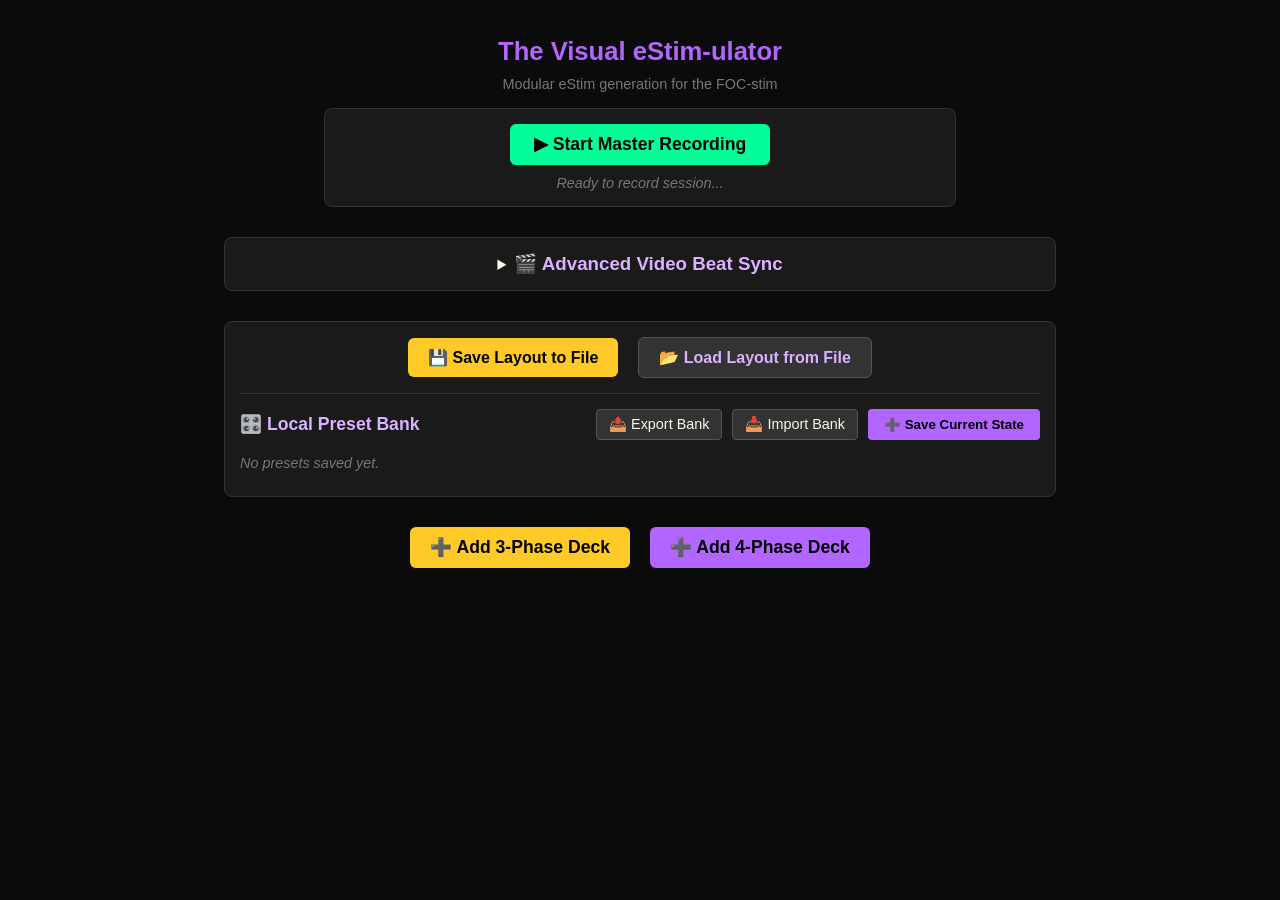
<file: index.html>
<!DOCTYPE html>
<html lang="en">
<head>
    <meta charset="utf-8">
    <title>Visual eStim-ulator</title>
	<link rel="icon" href="data:,">
    <meta name="viewport" content="width=device-width,initial-scale=1">
    <link rel="stylesheet" href="css/style.css">
    <style>
        body { font-family: sans-serif; background: var(--bg); color: var(--cream); margin: 0; padding: 20px; }
        .dashboard-container { display: flex; gap: 40px; justify-content: center; align-items: flex-start; flex-wrap: nowrap; overflow-x: auto; padding-bottom: 20px; }
        .deck { display: flex; gap: 30px; padding: 20px; background: #111; border: 2px solid #333; border-radius: 12px; }
        
        input[type="range"] { -webkit-appearance: none; background: transparent; cursor: pointer; height: 24px; }
        input[type="range"]::-webkit-slider-runnable-track { width: 100%; height: 8px; background: #444; border-radius: 4px; }
        input[type="range"]::-webkit-slider-thumb { -webkit-appearance: none; height: 22px; width: 22px; border-radius: 50%; background: var(--purple); margin-top: -7px; box-shadow: 0 0 4px rgba(0,0,0,0.8); }
        
        /* Firefox Slider Support */
        input[type="range"]::-moz-range-track { width: 100%; height: 8px; background: #444; border-radius: 4px; }
        input[type="range"]::-moz-range-thumb { height: 22px; width: 22px; border-radius: 50%; background: var(--purple); border: none; box-shadow: 0 0 4px rgba(0,0,0,0.8); cursor: pointer; }
        
        #advancedVideoPanel label {
            text-align: left !important;
            display: block !important;
            justify-content: flex-start !important;
        }
    </style>
</head>
<body>
    <h1 style="text-align:center; color: var(--purple); margin-bottom: 10px;">The Visual eStim-ulator</h1>
    <p style="text-align:center; color: var(--muted); font-size:0.9em; margin:8px 0 16px;">Modular eStim generation for the FOC-stim</p>

    <!-- Master Recorder Panel -->
    <div style="text-align:center; margin-bottom: 30px; padding: 15px; background: #1a1a1a; border: 1px solid #333; border-radius: 8px; max-width: 600px; margin-left: auto; margin-right: auto;">
        <button id="btnMasterRecord" style="padding: 10px 24px; background: var(--start-green); color: #000; font-weight: bold; border: none; border-radius: 6px; cursor: pointer; font-size: 1.1em; transition: background 0.2s;">▶ Start Master Recording</button>
        <div id="recordStatus" style="margin-top: 10px; color: var(--muted); font-style: italic; font-size: 0.9em;">Ready to record session...</div>
    </div>
	
    <!-- Advanced Video Beat Sync Panel -->
    <details id="advancedVideoPanel" style="margin-bottom: 30px; padding: 15px; background: #1a1a1a; border: 1px solid #333; border-radius: 8px; max-width: 800px; margin-left: auto; margin-right: auto;">
        <summary style="cursor: pointer; outline: none; text-align: center; list-style-position: inside;">
            <h3 style="color: var(--purple-light); margin: 0; display: inline-block;">🎬 Advanced Video Beat Sync</h3>
        </summary>
        
        <div style="margin-top: 20px;">
            <input type="file" id="videoLoader" accept="video/*" style="display: block; margin: 0 auto 15px auto; padding: 10px; background: #222; border: 1px solid #555; border-radius: 4px; width: 80%;">
            
            <div style="display: flex; justify-content: center; gap: 15px; margin-bottom: 15px;">
                <label style="cursor: pointer; background: #111; padding: 8px 15px; border-radius: 4px; border: 1px solid var(--purple); color: var(--purple);"><input type="radio" name="detectMode" value="energy" checked> 🔊 Energy</label>
                <label style="cursor: pointer; background: #111; padding: 8px 15px; border-radius: 4px; border: 1px solid var(--gold); color: var(--gold);"><input type="radio" name="detectMode" value="transient"> ⚡ Transient</label>
                <label style="cursor: pointer; background: #111; padding: 8px 15px; border-radius: 4px; border: 1px solid var(--cream); color: var(--cream);"><input type="radio" name="detectMode" value="visual"> 👁️ Visual</label>
            </div>

            <div id="videoContainer" style="position: relative; width: 100%; display: flex; justify-content: center; background: #000; border-radius: 4px; border: 1px solid #444; margin-bottom: 10px; overflow: hidden;">
                <video id="beatVideo" controls style="width: 100%; max-height: 400px;"></video>
                <div id="pixelTarget" style="display: none; position: absolute; border: 2px solid var(--gold); width: 60px; height: 60px; top: 50%; left: 50%; transform: translate(-50%, -50%); cursor: grab; background: rgba(255,202,40,0.1);">
                    <div id="pixelResizeHandle" style="position: absolute; top: -5px; right: -5px; width: 12px; height: 12px; background: var(--gold); cursor: nesw-resize; border-radius: 50%;"></div>
                </div>
            </div>
			
			<!-- DAW Timeline Sequencer -->
            <details id="sequencerContainer" open style="width: 100%; margin-bottom: 15px; background: #111; border: 1px solid #444; border-radius: 4px; padding: 10px; box-sizing: border-box;">
                <summary style="cursor: pointer; outline: none; list-style: none;">
                    <div style="display: flex; justify-content: space-between; align-items: center; width: 100%;">
                        <div style="display: flex; align-items: center; gap: 15px;">
                            <h4 style="color: var(--purple-light); margin: 0; font-size: 1em;">⏱️ Sequence Timeline</h4>
                            <button id="btnSaveSequence" style="padding: 4px 8px; background: #333; color: var(--cream); border: 1px solid #555; border-radius: 4px; cursor: pointer; font-size: 0.85em;">💾 Save Track</button>
                            <label style="padding: 4px 8px; background: #333; color: var(--cream); border: 1px solid #555; border-radius: 4px; cursor: pointer; font-size: 0.85em;">
                                📂 Load Track
                                <input type="file" id="btnLoadSequence" accept=".json" style="display: none;">
                            </label>
                        </div>
                        <div style="display: flex; align-items: center; gap: 20px;" onclick="event.preventDefault();">
                            <label style="font-size: 0.85em; color: var(--gold); display: flex; align-items: center; gap: 8px;">
                                Zoom (Shift+Wheel): 
                                <input type="range" id="timelineZoom" min="1" max="100" value="1" style="width: 120px;">
                            </label>
                            <div style="font-size: 0.85em; color: var(--muted);">
                                Time: <span id="timeDisplay">0.00</span>s / <span id="durationDisplay">0.00</span>s
                            </div>
                        </div>
                    </div>
                </summary>
                
                <div style="margin-top: 15px;">
                    <!-- Scrollable Viewport for Panning -->
                    <div id="timelineViewport" style="width: 100%; overflow-x: auto; background: #222; border: 1px solid #333; border-radius: 4px; padding-bottom: 8px;">
                        
                        <!-- The Stretched Container -->
                        <div id="timelineScrollArea" style="width: 100%; position: relative;">
                            
                            <!-- The Time Ruler -->
                            <div id="timelineRuler" style="height: 20px; position: relative; border-bottom: 1px solid #555; color: var(--muted); font-size: 0.75em; pointer-events: none;"></div>
                            
                            <!-- The Main Track -->
                            <div id="timelineTrack" style="position: relative; width: 100%; height: 60px; overflow: hidden; cursor: crosshair;">
                                
                                <!-- The Playhead Line -->
                                <div id="timelinePlayhead" style="position: absolute; top: 0; left: 0; width: 2px; height: 100%; background: var(--stop-red); z-index: 10; pointer-events: none;">
                                    <div style="position: absolute; top: 0; left: -4px; width: 10px; height: 10px; background: var(--stop-red); border-radius: 50%;"></div>
                                </div>
                                
                                <!-- Event Blocks -->
                                <div id="timelineEventsContainer" style="position: absolute; top: 0; left: 0; width: 100%; height: 100%;"></div>
                            </div>
                        </div>
                    </div>
                </div>
            </details>
            
            <!-- Accordion 1: Live Visualizer -->
            <details id="detailsVisualizer" style="background: #111; padding: 10px; border-radius: 4px; border: 1px solid #444; margin-bottom: 15px;">
                <summary style="cursor: pointer; color: var(--purple-light); font-weight: bold; outline: none;">📊 Live Audio/Pixel Visualizer</summary>
                <div style="position: relative; width: 100%; height: 120px; background: #000; border: 1px solid #555; border-radius: 4px; margin-top: 10px; overflow: hidden;">
                    <canvas id="audioVisualizer" style="width: 100%; height: 100%; cursor: crosshair;"></canvas>
                    <div id="hoverFreqText" style="position: absolute; top: 5px; right: 10px; color: var(--purple); font-family: monospace; font-size: 0.9em; background: rgba(0,0,0,0.7); padding: 2px 6px; border-radius: 4px; pointer-events: none;">Hover to probe Hz</div>
                    <div id="beatFlash" style="position: absolute; top: 0; left: 0; width: 10px; height: 100%; background: var(--gold); opacity: 0; pointer-events: none;"></div>
                </div>
            </details>
            
            <!-- Accordion 2: Beat Sync Controls -->
            <details style="background: #111; padding: 10px; border-radius: 4px; border: 1px solid #444; margin-bottom: 15px; text-align: left;">
                <summary style="cursor: pointer; color: var(--purple-light); font-weight: bold; outline: none;">🎛️ Detection & Ramping Controls</summary>
                <div style="display: grid; grid-template-columns: 1fr 1fr; gap: 20px; padding-top: 15px; font-size: 0.9em;">
                    <div id="panelFilter">
                        <label style="display:block; margin-bottom: 5px; color: var(--gold);">Filter Type:</label>
                        <select id="ctrlFilterType" style="width: 100%; padding: 6px; background: #222; color: var(--cream); border: 1px solid #555; border-radius: 4px; margin-bottom: 15px;">
                            <option value="lowpass">Low-Pass (Kick/Bass)</option>
                            <option value="highpass">High-Pass (Hi-Hats/Clicks)</option>
                            <option value="bandpass">Band-Pass (Isolate Specific Pitch)</option>
                            <option value="lowshelf">Low-Shelf</option>
                        </select>
                        <label style="display:block; margin-bottom: 5px; color: var(--gold);">Target Freq: <span id="valFreq">200</span> Hz</label>
                        <input type="range" id="ctrlFreq" min="20" max="10000" step="10" value="200" style="width: 100%; margin-bottom: 15px;">
                        <label style="display:block; margin-bottom: 5px; color: var(--gold);">Bandwidth (Q-Factor): <span id="valQ">1.0</span></label>
                        <input type="range" id="ctrlQ" min="0.1" max="20" step="0.1" value="1.0" style="width: 100%;">
                    </div>
                    <div>
                        <label style="display:block; margin-bottom: 5px; color: var(--purple);">FFT Size (Audio Res):</label>
                        <select id="ctrlFFT" style="width: 100%; padding: 6px; background: #222; color: var(--cream); border: 1px solid #555; border-radius: 4px; margin-bottom: 15px;">
                            <option value="64">64 (Fastest Time)</option>
                            <option value="128">128</option>
                            <option value="256" selected>256 (Balanced)</option>
                            <option value="512">512</option>
                            <option value="1024">1024 (Exact Pitch)</option>
                        </select>
                        <label style="display:block; margin-bottom: 5px; color: var(--purple);">Spike Threshold (+%): <span id="valSpike">15</span>%</label>
                        <input type="range" id="ctrlSpike" min="1" max="100" value="15" style="width: 100%; margin-bottom: 15px;">
                        <label style="display:block; margin-bottom: 5px; color: var(--purple);">Min Floor/Brightness: <span id="valFloor">10</span> / 255</label>
                        <input type="range" id="ctrlFloor" min="0" max="255" value="10" style="width: 100%;">
                    </div>
                </div>
                <div style="display: grid; grid-template-columns: 1fr 1fr; gap: 20px; font-size: 0.9em; margin-top: 20px; padding-top: 15px; border-top: 1px solid #333;">
                    <div>
                        <label style="display:block; margin-bottom: 5px; color: var(--gold);">Averaging Window: <span id="valSmooth">4</span> beats</label>
                        <input type="range" id="ctrlSmooth" min="1" max="16" step="1" value="4" style="width: 100%; margin-bottom: 15px;">
                        <label style="display:block; margin-bottom: 5px; color: var(--gold);">Ramp-Up Speed: <span id="valRampUp">0.010</span></label>
                        <input type="range" id="ctrlRampUp" min="0.001" max="0.100" step="0.001" value="0.010" style="width: 100%;">
                    </div>
                    <div>
                        <label style="display:block; margin-bottom: 5px; color: var(--purple-light);">Breakdown Timeout: <span id="valTimeout">2.5</span> sec</label>
                        <input type="range" id="ctrlTimeout" min="0.5" max="10.0" step="0.1" value="2.5" style="width: 100%; margin-bottom: 15px;">
                        <label style="display:block; margin-bottom: 5px; color: var(--purple-light);">Decay Falloff Speed: <span id="valRampDown">0.002</span></label>
                        <input type="range" id="ctrlRampDown" min="0.0001" max="0.0200" step="0.0001" value="0.002" style="width: 100%;">
                    </div>
                </div>
            </details>
            
            <div style="font-size: 1.2em; text-align: center; margin-top: 20px;">
                Speed Output: <strong id="detectedHzVal" style="color: var(--gold);">0.00</strong> <span style="color: var(--muted);">Hz</span>
            </div>
        </div>
    </details>
	
	<!-- Preset & Session Manager -->
    <div style="margin-bottom: 30px; padding: 15px; background: #1a1a1a; border: 1px solid #333; border-radius: 8px; max-width: 800px; margin-left: auto; margin-right: auto;">
        
        <!-- File I/O Row -->
        <div style="display: flex; justify-content: center; gap: 20px; align-items: center; padding-bottom: 15px; border-bottom: 1px solid #333;">
            <button id="btnSaveLayout" style="padding: 10px 20px; background: var(--gold); color: #000; font-weight: bold; border: none; border-radius: 6px; cursor: pointer; font-size: 1em; transition: background 0.2s;">💾 Save Layout to File</button>
            <label style="color: var(--purple-light); font-weight: bold; cursor: pointer; padding: 10px 20px; background: #333; border: 1px solid #555; border-radius: 6px; font-size: 1em; transition: background 0.2s;">
                📂 Load Layout from File
                <input type="file" id="btnLoadLayout" accept=".json" style="display: none;">
            </label>
        </div>

        <!-- Preset Bank Row -->
        <div style="margin-top: 15px;">
            <div style="display: flex; justify-content: space-between; align-items: center; margin-bottom: 15px;">
                <h4 style="color: var(--purple-light); margin: 0; font-size: 1.1em;">🎛️ Local Preset Bank</h4>
                <div style="display: flex; gap: 10px;">
                    <button id="btnExportBank" style="padding: 6px 12px; background: #333; color: var(--cream); border: 1px solid #555; border-radius: 4px; cursor: pointer; font-size: 0.9em;">📤 Export Bank</button>
                    <label style="padding: 6px 12px; background: #333; color: var(--cream); border: 1px solid #555; border-radius: 4px; cursor: pointer; font-size: 0.9em;">
                        📥 Import Bank
                        <input type="file" id="btnImportBank" accept=".json" style="display: none;">
                    </label>
                    <button id="btnSaveToBank" style="padding: 8px 16px; background: var(--purple); color: #000; font-weight: bold; border: none; border-radius: 4px; cursor: pointer;">➕ Save Current State</button>
                </div>
            </div>
            
            <!-- Horizontal scrolling container for preset buttons -->
            <div id="presetList" style="display: flex; gap: 10px; overflow-x: auto; padding-bottom: 10px;">
                <div style="color: var(--muted); font-style: italic; font-size: 0.9em;">No presets saved yet.</div>
            </div>
        </div>
    </div>
	
    <!-- Spawn Deck Buttons -->
    <div style="text-align:center; margin-bottom: 30px; display: flex; justify-content: center; gap: 20px;">
        <button id="btnAdd3Phase" style="padding: 10px 20px; background: var(--gold); color: #000; font-weight: bold; border: none; border-radius: 6px; cursor: pointer; font-size: 1.1em;">➕ Add 3-Phase Deck</button>
        <button id="btnAdd4Phase" style="padding: 10px 20px; background: var(--purple); color: #000; font-weight: bold; border: none; border-radius: 6px; cursor: pointer; font-size: 1.1em;">➕ Add 4-Phase Deck</button>
    </div>

    <!-- Active Decks Container -->
    <div id="decksContainer" class="dashboard-container"></div>

    <!-- ========================================== -->
    <!-- TEMPLATE 1: 4-PHASE DECK                   -->
    <!-- ========================================== -->
    <template id="deckTemplate4Phase">
        <div class="deck deck-4phase">
            <!-- LEFT PANEL: Primary Sequencer Controls -->
            <div style="background: #222; padding: 20px; border-radius: 8px; width: 330px; border: 1px solid #444; display: flex; flex-direction: column;">
                <details class="wsContainer" open style="margin-bottom:20px; padding:12px; background:#1b1b1b; border:1px solid #333; border-radius:8px; transition: border-color 0.3s;">
                    <summary style="cursor: pointer; color: var(--purple-light); font-weight: bold; outline: none; margin-bottom: 10px;">
                        📡 Connection: <span class="wsSummaryStatus" style="color: var(--muted); font-weight:normal;">Disconnected</span>
                    </summary>
                    <select class="wsPresetSelect" style="width: 100%; padding:6px; background:#333; color: var(--cream); border:1px solid #555; border-radius:4px; margin-bottom: 8px;">
                        <option value="ws://10.20.42.125:8080">Default Bridge</option>
                        <option value="ws://127.0.0.1:12349/tcode">Local ReStim (Port 12349)</option>
                        <option value="ws://127.0.0.1:12350/tcode">Local ReStim (Port 12350)</option>
                    </select>
                    <input type="text" class="wsAddress" size="25" style="width: 100%; box-sizing: border-box; padding:6px; background:#333; border:1px solid #555; color: var(--cream); border-radius:4px; margin-bottom: 8px;">
                    <div style="display: flex; justify-content: space-between; align-items: center;">
                        <button class="btnConnect" style="padding:6px 12px; background: var(--purple); color:#000; font-weight:bold; border:none; border-radius:4px; cursor:pointer;">Connect</button>
                        <span class="streamStatus" style="color: var(--muted); font-size: 0.9em;">Disconnected</span>
                    </div>
                </details>

                <button class="btnPlayPause" style="width: 100%; padding: 10px; background: var(--start-green); color: #000; font-weight: bold; border: none; border-radius: 4px; cursor: pointer; margin-bottom: 15px; font-size: 1.1em;">▶ Start Deck</button>

                <label style="display:block; margin-bottom: 5px;">Pattern / Macro:</label>
                <select class="seqPattern" style="width: 100%; padding: 8px; background: #333; color: var(--cream); border: 1px solid #555; margin-bottom: 25px; font-size: 1em;">
                    <optgroup class="optDiagSeq" label="Diamond Grid: Sequences">
                        <option value="static">Static (Anchor Ring Only)</option>
                        <option value="round_robin" selected>Round Robin (A->B->C->D)</option>
                        <option value="reverse_robin">Reverse Robin (D->C->B->A)</option>
                        <option value="vertical">Vertical Ping-Pong (A ↔ C)</option>
                        <option value="horizontal">Horizontal Ping-Pong (D ↔ B)</option>
                        <option value="diag_ad_bc">Diagonal: AD ↔ BC (Top-Left to Bottom-Right)</option>
                        <option value="diag_cd_ab">Diagonal: CD ↔ AB (Bottom-Left to Top-Right)</option>
                        <option value="pendulum">Pendulum Sweep (Adjustable Arc)</option>
                        <option value="radius_pulse">Radius Pulse (Center Outward)</option>
                    </optgroup>
                    <optgroup class="optDiagMac" label="Diamond Grid: Macros">
                        <option value="macro_toggle_bc">Toggle B/C (A & D Solid On)</option>
                        <option value="macro_toggle_ad">Toggle A/D (B & C Solid On)</option>
                        <option value="macro_toggle_cd">Toggle C/D (A & B Solid On)</option>
                        <option value="macro_toggle_ab">Toggle A/B (C & D Solid On)</option>
                    </optgroup>
                    <optgroup class="optTess" label="Tessellation Grid: Sequences & Macros" style="display: none;">
                        <option value="tess_cw_orbit">CW Orbit</option>
                        <option value="tess_ccw_orbit">CCW Orbit</option>
                        <option value="tess_pendulum">Pendulum Sweep (Adjustable Arc)</option>
                        <option value="tess_vertical">Vertical Ping-Pong</option>
                        <option value="tess_horizontal">Horizontal Ping-Pong</option>
                        <option value="tess_diag_tl_br">Top Left ↔ Bottom Right (60° Edge)</option>
                        <option value="tess_diag_bl_tr">Bottom Left ↔ Top Right (60° Edge)</option>
                        <option value="tess_macro_bc">Toggle B/C (A & D Solid On)</option>
                        <option value="tess_macro_ad">Toggle A/D (B & C Solid On)</option>
                        <option value="tess_macro_ac_bd_flipflop">Toggle A/C & B/D (Flip Flop)</option>
                        <option value="tess_macro_a_center">Pulse A ↔ Center (Focus/Diffuse)</option>
                        <option value="tess_radius_pulse">Radius Pulse (Center Outward)</option>
                    </optgroup>
                </select>

                <div style="display: flex; justify-content: space-between; align-items: center; margin-bottom: 5px;">
                    <label>Speed (Hz): <span class="seqSpeedVal">1.00</span></label>
                    <label style="font-size: 0.85em; color: var(--gold); cursor: pointer;"><input type="checkbox" class="syncBeatToggle"> Sync</label>
                </div>
                <input type="range" class="seqSpeed" min="0.01" max="20" step="0.01" value="1.00" style="width: 100%; margin-bottom: 20px;">

                <div style="display: flex; justify-content: space-between; align-items: center; margin-bottom: 5px;">
                    <label>Orbit Radius (%): <span class="seqRadiusVal">100</span></label>
                    <label style="font-size: 0.85em; color: var(--gold); cursor: pointer;"><input type="checkbox" class="syncRadiusToggle" checked> Sync Axes</label>
                </div>
                <div class="mainRadiusContainer">
                    <input type="range" class="seqRadius" min="0" max="100" value="100" style="width: 100%; margin-bottom: 20px;">
                </div>
                <div class="splitRadiusContainer" style="display: none; grid-template-columns: 1fr 1fr; gap: 15px; margin-bottom: 20px;">
                    <div><label style="font-size: 0.85em; color: var(--purple-light);">H-Radius: <span class="seqRadiusXVal">100</span></label><input type="range" class="seqRadiusX" min="0" max="100" value="100" style="width: 100%;"></div>
                    <div><label style="font-size: 0.85em; color: var(--gold);">V-Radius: <span class="seqRadiusYVal">100</span></label><input type="range" class="seqRadiusY" min="0" max="100" value="100" style="width: 100%;"></div>
                </div>
                
                <label style="display:block; margin-bottom: 5px;">Sweep Arc (°): <span class="seqSweepArcVal">360</span></label>
                <input type="range" class="seqSweepArc" min="0" max="360" step="1" value="360" style="width: 100%; margin-bottom: 20px;">

                <label style="display:block; margin-bottom: 5px;">End Pause (ms): <span class="seqPauseMsVal">10</span></label>
                <input type="range" class="seqPauseMs" min="0" max="1000" step="10" value="10" style="width: 100%; margin-bottom: 20px;">

                <label style="display:block; margin-bottom: 5px;">Rotation Angle (°): <span class="seqAngleVal">0</span></label>
                <input type="range" class="seqAngle" min="-180" max="180" step="1" value="0" style="width: 100%; margin-bottom: 25px;">

                <label style="display:block; margin-bottom: 5px;">Master Volume (%): <span class="masterVolVal">100</span></label>
                <input type="range" class="masterVol" min="0" max="100" value="100" style="width: 100%;">

                <div style="margin-top: auto; border-top: 1px solid #444; padding-top: 20px;">
                    <label style="display:block; margin-bottom: 10px; color: var(--muted); font-weight: bold; text-transform: uppercase; font-size: 0.85em;">Advanced Settings</label>
                    <div style="display: flex; flex-direction: column; gap: 8px;">
                        <button class="btnTab tabEngine" data-target="paneEngine" style="padding: 10px; background: #333; color: var(--cream); border: 1px solid #555; border-radius: 4px; cursor: pointer; text-align: left; transition: 0.2s;">⚙️ Engine Mode</button>
                        <button class="btnTab tabSnap" data-target="paneSnap" style="display: none; padding: 10px; background: #333; color: var(--cream); border: 1px solid #555; border-radius: 4px; cursor: pointer; text-align: left; transition: 0.2s;">📍 Snap To Grid</button>
                        <button class="btnTab tabLFO" data-target="paneLFO" style="padding: 10px; background: #333; color: var(--cream); border: 1px solid #555; border-radius: 4px; cursor: pointer; text-align: left; transition: 0.2s;">⚙️ LFO (Auto-Motion)</button>
                        <button class="btnTab tabRestim" data-target="paneRestim" style="padding: 10px; background: #333; color: var(--cream); border: 1px solid #555; border-radius: 4px; cursor: pointer; text-align: left; transition: 0.2s;">⚡ ReStim Modifiers</button>
                    </div>
                </div>
            </div>

            <!-- RIGHT PANEL -->
            <div style="display: flex; flex-direction: column; align-items: center; width: 525px;">
                
                <div style="width: 100%; display: flex; justify-content: space-between; align-items: center; margin-bottom: 10px; padding: 0 5px;">
                    <h3 class="deckTitle" style="color: var(--purple); margin: 0; font-size: 1.5em;">Deck (4-Phase)</h3>
                    <div style="display: flex; align-items: center; gap: 10px;">
                        <label style="color: var(--purple-light); font-weight: bold;">Grid Mode:</label>
                        <select class="viewMode" style="padding: 6px; background: #333; color: var(--cream); border: 1px solid #555; border-radius: 4px;">
                            <option value="diamond">Diamond (Geometric)</option>
                            <option value="barycentric">Tessellation (Barycentric)</option>
                        </select>
                        <button class="btnCloseDeck" style="padding: 6px 12px; background: var(--stop-red); color: var(--cream); font-weight: bold; border: none; border-radius: 4px; cursor: pointer;">❌ Close</button>
                    </div>
                </div>
                
                <canvas class="diamondCanvas" width="525" height="525" style="border: 2px solid #555; border-radius: 8px; cursor: crosshair; touch-action: none; background: #111;"></canvas>
                
                <div class="waterLevelsContainer" style="display: none; width: 350px; height: 80px; margin-top: 15px; border: 2px solid #555; border-radius: 8px; overflow: hidden; background: #111;">
                    <canvas class="waterLevelsCanvas" width="350" height="80"></canvas>
                </div>

                <button class="btnCenterReset" style="margin-top: 15px; padding: 10px; width: 100%; font-weight: bold; cursor: pointer;">Reset Anchor Ring to Center</button>

                <div class="secondaryControlsArea" style="width: 100%; margin-top: 20px; background: #1a1a1a; padding: 20px; border-radius: 8px; border: 1px solid #444; min-height: 150px; box-sizing: border-box;">
                    <div class="pane emptyState" style="text-align: center; color: var(--muted); padding-top: 25px; font-style: italic;">Select an advanced setting from the left menu.</div>

                    <div class="pane paneEngine" style="display: none;">
                        <h4 style="color: var(--purple-light); margin-top: 0; margin-bottom: 15px;">⚙️ Engine Mode</h4>
                        <div style="display: flex; gap: 15px; font-size: 0.9em;">
                            <label style="flex: 1; cursor: pointer; background: #111; padding: 12px; border-radius: 4px; border: 1px solid #555; text-align: center;">
                                <input type="radio" name="seqEngine" value="geometric"> <strong style="display:block; margin-top: 8px;">Geometric Axis</strong>
                            </label>
                            <label style="flex: 1; cursor: pointer; background: #111; padding: 12px; border-radius: 4px; border: 1px solid #555; text-align: center;">
                                <input type="radio" name="seqEngine" value="intensity" checked> <strong style="display:block; margin-top: 8px;">Intensity Modulated</strong>
                            </label>
                        </div>
                    </div>

                    <div class="pane paneSnap" style="display: none;">
                        <h4 style="color: var(--purple-light); margin-top: 0; margin-bottom: 15px;">📍 Snap To Grid Point</h4>
                        <div style="display: grid; grid-template-columns: 1fr 1fr 1fr; gap: 15px; font-size: 0.85em;">
                            <div style="display: flex; flex-direction: column; gap: 6px;">
                                <strong style="color:var(--muted); border-bottom: 1px solid #333; padding-bottom: 4px;">Centers</strong>
                                <label><input type="radio" name="tessSnap" value="center_a"> A (Red)</label>
                                <label><input type="radio" name="tessSnap" value="center_b"> B (Blue)</label>
                                <label><input type="radio" name="tessSnap" value="center_c"> C (Yellow)</label>
                                <label><input type="radio" name="tessSnap" value="center_d"> D (Green)</label>
                            </div>
                            <div style="display: flex; flex-direction: column; gap: 6px;">
                                <strong style="color:var(--muted); border-bottom: 1px solid #333; padding-bottom: 4px;">Vertices</strong>
                                <label><input type="radio" name="tessSnap" value="vert_aa"> A / A</label>
                                <label><input type="radio" name="tessSnap" value="vert_bb"> B / B</label>
                                <label><input type="radio" name="tessSnap" value="vert_cc"> C / C</label>
                                <label><input type="radio" name="tessSnap" value="vert_dd"> D / D</label>
                            </div>
                            <div style="display: flex; flex-direction: column; gap: 6px;">
                                <strong style="color:var(--muted); border-bottom: 1px solid #333; padding-bottom: 4px;">Edges</strong>
                                <label><input type="radio" name="tessSnap" value="edge_ab"> A / B</label>
                                <label><input type="radio" name="tessSnap" value="edge_ac"> A / C</label>
                                <label><input type="radio" name="tessSnap" value="edge_ad"> A / D</label>
                                <label><input type="radio" name="tessSnap" value="edge_bc"> B / C</label>
                                <label><input type="radio" name="tessSnap" value="edge_bd"> B / D</label>
                                <label><input type="radio" name="tessSnap" value="edge_cd"> C / D</label>
                            </div>
                        </div>
                        <div style="margin-top: 15px; padding-top: 15px; border-top: 1px solid #333;">
                            <label style="font-style: italic; color: #aaa;"><input type="radio" name="tessSnap" value="free" checked> Free Drag / Manual Control</label>
                        </div>
                    </div>

                    <div class="pane paneLFO" style="display: none;">
                        <div style="display: flex; justify-content: space-between; align-items: center; margin-bottom: 20px;">
                            <h4 style="color: var(--purple-light); margin: 0;">⚙️ LFO (Advanced Auto-Motion)</h4>
                            <div style="display: flex; gap: 10px;">
                                <button class="btnSyncLFO" style="padding: 6px 12px; background: #444; color: var(--cream); border: 1px solid #555; border-radius: 4px; cursor: pointer;">🔄 Sync</button>
                                <button class="btnResetLFO" style="padding: 6px 12px; background: #522; color: #f99; border: 1px solid #733; border-radius: 4px; cursor: pointer;">⏹ Stop</button>
                            </div>
                        </div>
                        <div style="display: grid; grid-template-columns: 1fr 1fr; gap: 30px;">
                            <div>
                                <label style="display:block; margin-bottom: 5px;">Horizontal Width (%): <span class="advHWidthVal">0</span></label>
                                <input type="range" class="advHWidth" min="0" max="100" value="0" style="width: 100%; margin-bottom: 15px;">
                                <label style="display:block; margin-bottom: 5px;">Horizontal Speed (Hz): <span class="advHSpeedVal">0.20</span></label>
                                <input type="range" class="advHSpeed" min="0.01" max="20" step="0.01" value="0.20" style="width: 100%;">
                            </div>
                            <div>
                                <label style="display:block; margin-bottom: 5px;">Vertical Width (%): <span class="advVWidthVal">0</span></label>
                                <input type="range" class="advVWidth" min="0" max="100" value="0" style="width: 100%; margin-bottom: 15px;">
                                <label style="display:block; margin-bottom: 5px;">Vertical Speed (Hz): <span class="advVSpeedVal">0.20</span></label>
                                <input type="range" class="advVSpeed" min="0.01" max="20" step="0.01" value="0.20" style="width: 100%;">
                            </div>
                        </div>
                    </div>

                    <div class="pane paneRestim" style="display: none;">
                        <h4 style="color: var(--purple-light); margin-top: 0; margin-bottom: 15px;">⚡ ReStim Modifiers</h4>
                        <div style="display: grid; grid-template-columns: 1fr 1fr; gap: 30px;">
                            <div style="padding-right: 15px; border-right: 1px solid #333;">
                                <label style="display:block; margin-bottom: 5px; font-size: 0.9em; color: var(--gold);"><input type="checkbox" class="chkC0"> Carrier Freq (C0): <span class="rsC0Val">2000</span> Hz</label>
                                <input type="range" class="rsC0" min="500" max="2000" step="1" value="2000" style="width: 100%; margin-bottom: 20px;">
                                <label style="display:block; margin-bottom: 5px; font-size: 0.9em; color: var(--gold);"><input type="checkbox" class="chkP0"> Pulse Freq (P0): <span class="rsP0Val">50</span> Hz</label>
                                <input type="range" class="rsP0" min="10" max="200" step="1" value="50" style="width: 100%; margin-bottom: 20px;">
                                <label style="display:block; margin-bottom: 5px; font-size: 0.9em; color: var(--gold);"><input type="checkbox" class="chkP1"> Pulse Width (P1): <span class="rsP1Val">7</span></label>
                                <input type="range" class="rsP1" min="2" max="20" step="0.1" value="7" style="width: 100%;">
                            </div>
                            <div style="padding-left: 15px;">
                                <label style="display:block; margin-bottom: 5px; font-size: 0.9em; color: var(--gold);"><input type="checkbox" class="chkP2"> Interval Random (P2): <span class="rsP2Val">0.00</span></label>
                                <input type="range" class="rsP2" min="0" max="1" step="0.01" value="0" style="width: 100%; margin-bottom: 20px;">
                                <label style="display:block; margin-bottom: 5px; font-size: 0.9em; color: var(--gold);"><input type="checkbox" class="chkP3"> Pulse Rise Time (P3): <span class="rsP3Val">2</span></label>
                                <input type="range" class="rsP3" min="2" max="20" step="1" value="2" style="width: 100%;">
                            </div>
                        </div>
                    </div>
                </div>
            </div>
        </div>
    </template>

    <!-- ========================================== -->
    <!-- TEMPLATE 2: 3-PHASE DECK                   -->
    <!-- ========================================== -->
    <template id="deckTemplate3Phase">
        <div class="deck deck-3phase">
            <!-- LEFT PANEL: Primary Controls -->
            <div style="background: #222; padding: 20px; border-radius: 8px; width: 350px; border: 1px solid #444; display: flex; flex-direction: column;">
                <details class="wsContainer" open style="margin-bottom:20px; padding:12px; background:#1b1b1b; border:1px solid #333; border-radius:8px; transition: border-color 0.3s;">
                    <summary style="cursor: pointer; color: var(--purple-light); font-weight: bold; outline: none; margin-bottom: 10px;">
                        📡 Connection: <span class="wsSummaryStatus" style="color: var(--muted); font-weight:normal;">Disconnected</span>
                    </summary>
                    <select class="wsPresetSelect" style="width: 100%; padding:6px; background:#333; color: var(--cream); border:1px solid #555; border-radius:4px; margin-bottom: 8px;">
                        <option value="ws://10.20.42.125:8080">Default Bridge</option>
                        <option value="ws://127.0.0.1:12349/tcode">Local ReStim (Port 12349)</option>
                        <option value="ws://127.0.0.1:12350/tcode">Local ReStim (Port 12350)</option>
                    </select>
                    <input type="text" class="wsAddress" value="ws://10.20.42.125:8080" style="box-sizing: border-box; padding:6px; background:#333; border:1px solid #555; color: var(--cream); border-radius:4px; margin-bottom: 8px;">
                    <div style="display: flex; justify-content: space-between; align-items: center;">
                        <button type="button" class="connectStreamBtn" style="padding:6px 12px; background: var(--purple); color:#000; font-weight:bold; border:none; border-radius:4px; cursor:pointer;">Connect Bridge</button>
                        <span class="streamStatus" style="color: var(--muted); font-size: 0.9em;">Disconnected</span>
                    </div>
                </details>

                <button class="mainPlayStop" style="width: 100%; padding: 10px; background: var(--start-green); color: #000; font-weight: bold; border: none; border-radius: 4px; cursor: pointer; margin-bottom: 20px; font-size: 1.1em;">▶ Start Deck</button>

                <div style="margin-bottom: 25px;">
                    <label style="display:flex; justify-content:space-between; align-items:center; margin-bottom: 5px; width: auto; text-align: left;">Master Volume (%): <input type="text" class="masterVolText" value="100"></label>
                    <input type="range" class="masterVol" min="0" max="100" value="100" style="width: 100%;">
                </div>

                <div style="margin-bottom: 25px; padding-bottom: 20px; border-bottom: 1px solid #444;">
                    <div style="display: flex; justify-content: space-between; align-items: center; margin-bottom: 5px;">
                        <label style="width: auto; text-align: left;">Orbit Radius (%): <span class="orbitRadiusVal">100</span></label>
                        <label style="font-size: 0.85em; color: var(--gold); cursor: pointer; width: auto; text-align: right;"><input type="checkbox" class="syncRadiusToggle" checked> Sync both axes</label>
                    </div>
                    <div class="mainRadiusContainer">
                        <input type="range" class="orbitRadius" min="0" max="100" value="100" style="width: 100%;">
                    </div>
                    <div class="splitRadiusContainer" style="display: none; grid-template-columns: 1fr 1fr; gap: 20px;">
                        <div>
                            <label style="display:block; margin-bottom: 5px; font-size: 0.85em; color: var(--purple-light); width: auto; text-align: left;">H-Radius: <span class="orbitRadiusXVal">100</span></label>
                            <input type="range" class="orbitRadiusX" min="0" max="100" value="100" style="width: 100%;">
                        </div>
                        <div>
                            <label style="display:block; margin-bottom: 5px; font-size: 0.85em; color: var(--gold); width: auto; text-align: left;">V-Radius: <span class="orbitRadiusYVal">100</span></label>
                            <input type="range" class="orbitRadiusY" min="0" max="100" value="100" style="width: 100%;">
                        </div>
                    </div>
                    <div style="margin-top: 15px;">
                        <label style="display:block; margin-bottom: 5px; width: auto; text-align: left;">Rotation Angle (Deg): <span class="rotationAngleVal">0</span>°</label>
                        <input type="range" class="rotationAngle" min="-180" max="180" value="0" style="width: 100%;">
                    </div>
                </div>

                <div style="margin-bottom: 20px; padding-bottom: 20px; border-bottom: 1px solid #444;">
                    <div style="display: flex; justify-content: space-between; align-items: center; margin-bottom: 10px;">
                        <label style="font-weight: bold; width: auto; text-align: left;">Orbit Speed / AM Freq (Hz)</label>
                        <div style="display: flex; gap: 15px;">
                            <label style="font-size: 0.85em; color: var(--gold); cursor: pointer; width: auto;">
                                <input type="checkbox" class="syncBeatToggle"> Sync to Video
                            </label>
                            <label style="font-size: 0.85em; color: var(--gold); cursor: pointer; width: auto;">
                                <input type="checkbox" class="syncAmFreqToggle" checked> Link Channels
                            </label>
                        </div>
                    </div>
                    <div class="mainAmFreqContainer" style="margin-bottom: 15px;">
                        <div style="display: flex; justify-content: center; gap: 20px; margin-bottom: 12px; font-size: 0.85em;">
                            <label style="cursor: pointer;"><input type="radio" name="baseChannel" value="left" checked> Base = Left</label>
                            <label style="cursor: pointer;"><input type="radio" name="baseChannel" value="right"> Base = Right</label>
                        </div>
                        <label class="baseSpeedLabel" style="display:flex; justify-content:space-between; align-items:center; margin-bottom: 5px; font-size: 0.85em; width: auto; color: var(--purple);">
                            <span class="baseTextSpan">Base Speed (Left):</span> <input type="text" class="masterAmFreqText" value="1.00">
                        </label>
                        <input type="range" class="masterAmFreq" min="0" max="20" step="0.01" value="1" style="width: 100%; margin-bottom: 12px;">
                        <label class="multSpeedLabel" style="display:flex; justify-content:space-between; align-items:center; margin-bottom: 5px; font-size: 0.85em; width: auto; color: var(--gold);">
                            <span class="multTextSpan">Multiplier (Right):</span> <span class="masterAmFreqMultText" style="font-weight:bold;">1x</span>
                        </label>
                        <input type="range" class="masterAmFreqMult" min="1" max="8" step="1" value="1" style="width: 100%;">
                    </div>
                    <div style="display: grid; grid-template-columns: 1fr 1fr; gap: 15px;">
                        <div>
                            <h4 style="color: var(--purple); margin-top: 0; margin-bottom: 10px; text-align: center;">Left Channel</h4>
                            <div class="splitLeftAmFreq" style="display: none;">
                                <label style="display:flex; justify-content:space-between; align-items:center; margin-bottom: 4px; font-size: 0.85em; color: var(--purple-light); width: auto; text-align: left;">Freq (Hz): <input type="text" class="leftAmFreqText" value="1.00"></label>
                                <input type="range" class="leftAmFreq" min="0" max="20" value="1" step="0.01" style="width: 100%; margin-bottom: 12px;">
                            </div>
                            <label style="display:block; margin-bottom: 4px; font-size: 0.85em; color: var(--purple-light); width: auto; text-align: left;">AM Wave:</label>
                            <select class="leftAmWaveform" style="width: 100%; padding: 4px; background: #333; color: var(--cream); border: 1px solid #555; border-radius: 4px;">
                                <option value="sine" selected>Sine</option>
                                <option value="square">Square</option>
                            </select>
                        </div>
                        <div>
                            <h4 style="color: var(--gold); margin-top: 0; margin-bottom: 10px; text-align: center;">Right Channel</h4>
                            <div class="splitRightAmFreq" style="display: none;">
                                <label style="display:flex; justify-content:space-between; align-items:center; margin-bottom: 4px; font-size: 0.85em; color: var(--gold); width: auto; text-align: left;">Freq (Hz): <input type="text" class="rightAmFreqText" value="1.00"></label>
                                <input type="range" class="rightAmFreq" min="0" max="20" value="1" step="0.01" style="width: 100%; margin-bottom: 12px;">
                            </div>
                            <label style="display:block; margin-bottom: 4px; font-size: 0.85em; color: var(--gold); width: auto; text-align: left;">AM Wave:</label>
                            <select class="rightAmWaveform" style="width: 100%; padding: 4px; background: #333; color: var(--cream); border: 1px solid #555; border-radius: 4px;">
                                <option value="sine" selected>Sine</option>
                                <option value="square">Square</option>
                            </select>
                        </div>
                    </div>
                </div>

                <div style="margin-top: auto;">
                    <label style="display:block; margin-bottom: 10px; color: var(--muted); font-weight: bold; text-transform: uppercase; font-size: 0.85em; width: auto; text-align: left;">Advanced Settings</label>
                    <div style="display: flex; flex-direction: column; gap: 8px;">
                        <button class="btnTab tabPulse" data-target="panePulse" style="padding: 10px; background: #333; color: var(--cream); border: 1px solid #555; border-radius: 4px; cursor: pointer; text-align: left;">⚡ Global Freq and Pulse (C0/P0/P1)</button>
                        <button class="btnTab tabTremolo" data-target="paneTremolo" style="padding: 10px; background: #333; color: var(--cream); border: 1px solid #555; border-radius: 4px; cursor: pointer; text-align: left;">🌊 V0 Dual Tremolo</button>
                        <button class="btnTab tabAuto" data-target="paneAuto" style="padding: 10px; background: #333; color: var(--cream); border: 1px solid #555; border-radius: 4px; cursor: pointer; text-align: left;">🔄 Spatial Auto-Motion</button>
                    </div>
                </div>
            </div>

            <!-- RIGHT PANEL -->
            <div style="display: flex; flex-direction: column; align-items: center; width: 500px;">
                <div style="width: 100%; display: flex; justify-content: space-between; align-items: center; margin-bottom: 10px; padding: 0 5px;">
                    <h3 class="deckTitle" style="color: var(--gold); margin: 0; font-size: 1.5em;">Deck (3-Phase)</h3>
                    <button class="btnCloseDeck" style="padding: 6px 12px; background: var(--stop-red); color: var(--cream); font-weight: bold; border: none; border-radius: 4px; cursor: pointer;">❌ Close</button>
                </div>
                
                <div style="text-align: center; margin-bottom: 10px; font-size: 0.95em; color: var(--purple-light); padding: 6px; background: #1a1a1a; border: 1px solid #333; border-radius: 4px; width: 100%;">
                    <span style="margin-right: 15px;"><strong>L0:</strong> Alpha (X)</span>
                    <span style="margin-right: 15px;"><strong>L1:</strong> Beta (Y)</span>
                    <span style="color: var(--gold);"><strong>C0:</strong> FM Mix</span>
                </div>
                
                <canvas class="joystickCanvas" width="400" height="400" style="border: 2px solid #555; border-radius: 8px; cursor: crosshair; background: #111;"></canvas>
                
                <div style="width: 100%; display: flex; gap: 10px; margin-top: 15px;">
                    <button type="button" class="btnCenterReset" style="flex: 1; padding: 10px; font-weight: bold; cursor: pointer; background: #444; color: var(--cream); border: 1px solid #555; border-radius: 4px;">Reset to Center</button>
                </div>

                <div class="secondaryControlsArea" style="width: 100%; margin-top: 20px; background: #1a1a1a; padding: 20px; border-radius: 8px; border: 1px solid #444; min-height: 150px; box-sizing: border-box;">
                    <div class="pane emptyState" style="text-align: center; color: var(--muted); padding-top: 25px; font-style: italic;">Select an advanced setting from the left menu.</div>
                    
                    <div class="pane panePulse" style="display: none;">
                        <h4 style="color: var(--gold); margin-top: 0; margin-bottom: 15px;">⚡ Global Freq and Pulse (C0/P0/P1)</h4>
                        <div style="display: grid; grid-template-columns: 1fr 1fr; gap: 20px; padding-bottom: 15px; border-bottom: 1px solid #333;">
                            <div>
                                <label style="display:block; margin-bottom: 5px; width: auto; text-align: left;">Pulse Freq (Hz): <span class="globalPulseFreqVal">0</span></label>
                                <input type="range" class="globalPulseFreq" min="0" max="1000" value="0" style="width: 100%;">
                            </div>
                            <div>
                                <label style="display:block; margin-bottom: 5px; width: auto; text-align: left;">Pulse Width (µs): <span class="globalPulseWidthVal">0</span></label>
                                <input type="range" class="globalPulseWidth" min="0" max="1000" value="0" style="width: 100%;">
                            </div>
                        </div>
                        
                        <div style="background: #1a1a1a; padding: 12px; border-radius: 6px; border: 1px solid #444; margin-bottom: 20px; margin-top: 15px; text-align: center;">
                            <div style="font-size: 0.85em; color: var(--muted); text-transform: uppercase; letter-spacing: 1px; margin-bottom: 4px;">Carrier Freq (Hz)</div>
                            <div class="carrierFreqRangeText" style="font-size: 1.3em; font-weight: bold; color: var(--purple); margin-bottom: 10px;">500 Hz</div>
                            <div style="position: relative; width: 100%; height: 12px; background: #000; border-radius: 6px; border: 1px solid #333; overflow: hidden;">
                                <div class="carrierFreqRangeBar" style="position: absolute; top: 0; left: 0%; width: 0%; height: 100%; background: rgba(178, 102, 255, 0.2);"></div>
                                <div class="carrierFreqDot" style="position: absolute; top: 0; left: 0%; width: 12px; height: 12px; background: var(--purple); border-radius: 50%; transform: translateX(-50%); box-shadow: 0 0 5px var(--purple);"></div>
                            </div>
                        </div>

                        <div style="display: flex; justify-content: flex-end; margin-bottom: 5px;">
                            <label style="font-size: 0.85em; color: var(--gold); cursor: pointer; width: auto;"><input type="checkbox" class="syncFreqToggle" checked> Link L/R Freqs</label>
                        </div>

                        <div style="display: grid; grid-template-columns: 1fr 1fr; gap: 20px; padding-top: 15px;">
                            <div class="leftChannel">
                                <h5 style="color: var(--purple); margin-top: 0; margin-bottom: 10px;">Left Frequency</h5>
                                <label style="display:flex; justify-content:space-between; align-items:center; margin-bottom: 4px; font-size: 0.85em; width: auto;">Freq (Hz): <input type="text" class="leftFreqText" value="600"></label>
                                <input type="range" class="leftFreq" min="500" max="3000" value="600" style="width: 100%; margin-bottom: 12px;">
                                <label style="display:flex; justify-content:space-between; align-items:center; margin-bottom: 4px; font-size: 0.85em; width: auto;">FM Depth (Hz): <input type="text" class="leftFmDepthText" value="0"></label>
                                <input type="range" class="leftFmDepth" min="0" max="500" value="0" style="width: 100%; margin-bottom: 12px;">
                                <label style="display:flex; justify-content:space-between; align-items:center; margin-bottom: 4px; font-size: 0.85em; width: auto;">FM Freq (Hz): <input type="text" class="leftFmFreqText" value="1.00"></label>
                                <input type="range" class="leftFmFreq" min="0" max="1500" value="1" step="0.01" style="width: 100%; margin-bottom: 12px;">
                            </div>
                            <div class="rightChannel">
                                <h5 style="color: var(--gold); margin-top: 0; margin-bottom: 10px;">Right Frequency</h5>
                                <label style="display:flex; justify-content:space-between; align-items:center; margin-bottom: 4px; font-size: 0.85em; width: auto;">Freq (Hz): <input type="text" class="rightFreqText" value="600"></label>
                                <input type="range" class="rightFreq" min="500" max="3000" value="600" style="width: 100%; margin-bottom: 12px;">
                                <label style="display:flex; justify-content:space-between; align-items:center; margin-bottom: 4px; font-size: 0.85em; width: auto;">FM Depth (Hz): <input type="text" class="rightFmDepthText" value="0"></label>
                                <input type="range" class="rightFmDepth" min="0" max="500" value="0" style="width: 100%; margin-bottom: 12px;">
                                <label style="display:flex; justify-content:space-between; align-items:center; margin-bottom: 4px; font-size: 0.85em; width: auto;">FM Freq (Hz): <input type="text" class="rightFmFreqText" value="1.00"></label>
                                <input type="range" class="rightFmFreq" min="0" max="1500" value="1" step="0.01" style="width: 100%; margin-bottom: 12px;">
                            </div>
                        </div>
                    </div>
                    
                    <div class="pane paneTremolo" style="display: none;">
                        <h4 style="color: var(--purple); margin-top: 0; margin-bottom: 15px;">🌊 V0 Dual Tremolo</h4>
                        <div style="display: grid; grid-template-columns: 1fr 1fr; gap: 20px;">
                            <div>
                                <label style="display:block; margin-bottom: 5px; width: auto; text-align: left;">Alpha Depth (%): <span class="leftTremDepthVal">0</span></label>
                                <input type="range" class="leftTremDepth" min="0" max="100" value="0" style="width: 100%; margin-bottom: 15px;">
                                <label style="display:block; margin-bottom: 5px; width: auto; text-align: left;">Alpha Freq (Hz): <span class="leftTremFreqVal">1.00</span></label>
                                <input type="range" class="leftTremFreq" min="0.01" max="40" step="0.01" value="1" style="width: 100%;">
                            </div>
                            <div>
                                <label style="display:block; margin-bottom: 5px; width: auto; text-align: left;">Beta Depth (%): <span class="rightTremDepthVal">0</span></label>
                                <input type="range" class="rightTremDepth" min="0" max="100" value="0" style="width: 100%; margin-bottom: 15px;">
                                <label style="display:block; margin-bottom: 5px; width: auto; text-align: left;">Beta Freq (Hz): <span class="rightTremFreqVal">1.00</span></label>
                                <input type="range" class="rightTremFreq" min="0.01" max="40" step="0.01" value="1" style="width: 100%;">
                            </div>
                        </div>
                        <div style="margin-top: 15px; padding-top: 10px; border-top: 1px solid #333; text-align: center;">
                            <label style="margin-right: 15px; font-size: 0.9em; width: auto;">Mix Method:</label>
                            <label style="margin-right: 15px; font-size: 0.9em; width: auto;"><input type="radio" name="tremoloMix" value="average" checked> Average</label>
                            <label style="font-size: 0.9em; width: auto;"><input type="radio" name="tremoloMix" value="multiply"> Multiply</label>
                        </div>
                    </div>

                    <div class="pane paneAuto" style="display: none;">
                        <div style="display: flex; justify-content: space-between; align-items: center; margin-bottom: 15px;">
                            <h4 style="color: var(--gold); margin: 0;">🔄 Spatial Auto-Motion</h4>
                            <div style="background: #333; padding: 4px 8px; border-radius: 4px; font-size: 0.85em;">
                                <label style="margin-right: 10px; cursor: pointer; width: auto;"><input type="radio" name="spatialMode" class="modeManual" checked> Manual</label>
                                <label style="cursor: pointer; width: auto;"><input type="radio" name="spatialMode" class="modeAuto"> Auto (Anchor)</label>
                            </div>
                        </div>
                        <div style="padding-bottom: 15px; margin-bottom: 15px; border-bottom: 1px solid #333;">
                            <label style="display:block; margin-bottom: 5px; color: var(--purple-light); width: auto; text-align: left;">Power Dot Motion:</label>
                            <select class="powerMotionType" style="width: 100%; padding: 4px; background: #222; color: var(--cream); border: 1px solid #555; border-radius: 4px; margin-bottom: 10px;">
                                <option value="orbit">Continuous Orbit (Uses L/R AM)</option>
                                <option value="pendulum">Pendulum Sweep</option>
                            </select>
                            <div class="powerPendulumExtras" style="display: none; grid-template-columns: 1fr 1fr; gap: 15px;">
                                <div style="grid-column: span 2;">
                                    <label style="display:block; margin-bottom: 5px; color:var(--cream); width: auto; text-align: left;">Sweep Speed (Hz): <span class="powerSweepSpeedVal">0.5</span></label>
                                    <input type="range" class="powerSweepSpeed" min="0.01" max="10" step="0.01" value="0.5" style="width: 100%;">
                                </div>
                                <div>
                                    <label style="display:block; margin-bottom: 5px; color:var(--gold); width: auto; text-align: left;">Sweep Arc (°): <span class="powerSweepArcVal">360</span></label>
                                    <input type="range" class="powerSweepArc" min="0" max="360" value="360" style="width: 100%;">
                                </div>
                                <div>
                                    <label style="display:block; margin-bottom: 5px; color:var(--purple); width: auto; text-align: left;">End Pause (ms): <span class="powerEndPauseVal">0</span></label>
                                    <input type="range" class="powerEndPause" min="0" max="2000" step="50" value="0" style="width: 100%;">
                                </div>
                            </div>
                        </div>
                        <div class="autoSpatialControls" style="display: none; grid-template-columns: 1fr 1fr; gap: 20px;">
                            <div>
                                <label style="display:block; margin-bottom: 5px; width: auto; text-align: left;">Origin X: <span class="autoOriginXVal">50%</span></label>
                                <input type="range" class="autoOriginX" min="0" max="1" step="0.01" value="0.5" style="width: 100%; margin-bottom: 15px;">
                                <label style="display:block; margin-bottom: 5px; width: auto; text-align: left;">Origin Y: <span class="autoOriginYVal">50%</span></label>
                                <input type="range" class="autoOriginY" min="0" max="1" step="0.01" value="0.5" style="width: 100%;">
                            </div>
                            <div>
                                <label style="display:block; margin-bottom: 5px; width: auto; text-align: left;">Drift Radius: <span class="autoRadiusVal">50%</span></label>
                                <input type="range" class="autoRadius" min="0" max="1" step="0.01" value="0.5" style="width: 100%; margin-bottom: 15px;">
                                <label style="display:block; margin-bottom: 5px; width: auto; text-align: left;">Drift Speed (Hz): <input type="text" class="autoSpeedText" value="0.20" style="width: 45px; display: inline-block; background: #111; color: var(--cream); border: 1px solid #555; border-radius: 4px; text-align: center; padding: 2px;"></label>
                                <input type="range" class="autoSpeed" min="-10" max="10" step="0.01" value="0.2" style="width: 100%;">
                            </div>
                        </div>
                    </div>
                </div>
            </div>
        </div>
    </template>

    <!-- UI Core Logic (Pre-JS Engine hooks) -->
    <script>
        document.addEventListener('DOMContentLoaded', () => {
			
			// --- GLOBAL MASTER RECORDER STATE ---
            window.isRecordingSession = false;
            window.sessionStartTime = 0;
            window.sessionData = [];

            const btnRecord = document.getElementById('btnMasterRecord');
            const statusTxt = document.getElementById('recordStatus');
            
            if (btnRecord) {
                btnRecord.addEventListener('click', () => {
                    window.isRecordingSession = !window.isRecordingSession;
                    
                    if (window.isRecordingSession) {
                        window.sessionData = [];
                        window.sessionStartTime = performance.now();
                        btnRecord.innerHTML = '⏹ Stop & Save Recording';
                        btnRecord.style.background = 'var(--stop-red)';
                        btnRecord.style.color = '#fff';
                        if (statusTxt) statusTxt.innerText = 'Recording live T-Code streams...';
                    } else {
                        btnRecord.innerHTML = '▶ Start Master Recording';
                        btnRecord.style.background = 'var(--start-green)';
                        btnRecord.style.color = '#000';
                        if (statusTxt) statusTxt.innerText = `Session saved with ${window.sessionData.length} data frames.`;
                        
                        if (window.sessionData.length > 0) {
                            const dataStr = JSON.stringify(window.sessionData, null, 2);
                            const blob = new Blob([dataStr], { type: "application/json" });
                            const url = URL.createObjectURL(blob);
                            
                            const a = document.createElement('a');
                            a.href = url;
                            a.download = `restim_session_${new Date().getTime()}.json`;
                            document.body.appendChild(a);
                            a.click();
                            
                            document.body.removeChild(a);
                            URL.revokeObjectURL(url);
                        }
                    }
                });
            }
			
            const container = document.getElementById('decksContainer');
            const btn4Phase = document.getElementById('btnAdd4Phase');
            const btn3Phase = document.getElementById('btnAdd3Phase');
            const tpl4Phase = document.getElementById('deckTemplate4Phase');
            const tpl3Phase = document.getElementById('deckTemplate3Phase');
            
            let deckCount = 0;
            const basePort = 12349;

            function spawnDeck(type) {
                const letter = String.fromCharCode(65 + deckCount); // A, B, C...
                const deckId = 'deck' + letter;
                const port = basePort + deckCount;
                
                const template = type === '4phase' ? tpl4Phase : tpl3Phase;
                const clone = template.content.cloneNode(true);
                
                const deckDiv = clone.querySelector('.deck');
                deckDiv.id = deckId;
                
                const title = clone.querySelector('.deckTitle');
                if (title) title.innerText = `Deck ${letter} (${type === '4phase' ? '4-Phase' : '3-Phase'})`;
                
                const wsAddress = clone.querySelector('.wsAddress');
                if (wsAddress) wsAddress.value = `ws://127.0.0.1:${port}`;
                
                const closeBtn = clone.querySelector('.btnCloseDeck');
                if (closeBtn) {
                    closeBtn.addEventListener('click', (e) => {
                        const deckToRemove = e.target.closest('.deck');
                        if (deckToRemove) deckToRemove.remove();
                    });
                }

                container.appendChild(clone);
                
                // --- Step 2 Hooks ---
                if (type === '4phase' && window.SpatialSequencer) {
                    new window.SpatialSequencer(deckId, `ws://127.0.0.1:${port}`);
                } else if (type === '3phase' && window.ThreePhaseSequencer) {
                    new window.ThreePhaseSequencer(deckId, `ws://127.0.0.1:${port}`);
                }
                
                deckCount++;
            }

            btn4Phase.addEventListener('click', () => spawnDeck('4phase'));
            btn3Phase.addEventListener('click', () => spawnDeck('3phase'));
			
			// --- PRESET & SESSION MANAGER LOGIC ---
            const btnSaveLayout = document.getElementById('btnSaveLayout');
            const btnLoadLayout = document.getElementById('btnLoadLayout');
            const btnSaveToBank = document.getElementById('btnSaveToBank');
            const presetList = document.getElementById('presetList');

            const targetSelectors = 'input[type="range"], input[type="text"], input[type="checkbox"], select, input[type="radio"]:checked';

            // Core Engine: Scrape board to JSON
            function getCurrentLayout() {
                const layoutData = { decks: [] };
                document.querySelectorAll('.deck').forEach(deck => {
                    const deckType = deck.classList.contains('deck-4phase') ? '4phase' : '3phase';
                    const controls = {};

                    deck.querySelectorAll(targetSelectors).forEach(input => {
                        const keyClass = input.classList.length > 0 ? input.classList[0] : null;
                        if (keyClass) {
                            if (input.type === 'checkbox') controls[keyClass] = input.checked;
                            else controls[keyClass] = input.value;
                        }
                    });
                    layoutData.decks.push({ type: deckType, state: controls });
                });
                return layoutData;
            }

            // Core Engine: Inject JSON to board
            function applyLayout(layoutData) {
                document.querySelectorAll('.deck').forEach(d => d.remove());
                deckCount = 0; 

                layoutData.decks.forEach(savedDeck => {
                    spawnDeck(savedDeck.type);
                    const newDeck = container.lastElementChild;
                    
                    for (const [keyClass, savedValue] of Object.entries(savedDeck.state)) {
                        const inputs = newDeck.querySelectorAll(`.${keyClass}`);
                        inputs.forEach(input => {
                            if (input.type === 'checkbox') {
                                input.checked = savedValue;
                            } else if (input.type === 'radio') {
                                if (input.value === savedValue) input.checked = true;
                            } else {
                                input.value = savedValue;
                            }
                            input.dispatchEvent(new Event('input', { bubbles: true }));
                            input.dispatchEvent(new Event('change', { bubbles: true }));
                        });
                    }
                });
            }
			
			// Core Engine: Smoothly interpolate a specific deck to a target state
            function transitionDeck(deck, targetState, durationMs) {
                const startTime = performance.now();
                const numericInputs = [];
                const binaryInputs = [];

                // 1. Sort inputs into Numeric (sliders) vs Binary (checkboxes/selects)
                for (const [keyClass, targetValue] of Object.entries(targetState)) {
				
					// Add this line to skip connection fields during live fades:
                    if (keyClass.startsWith('ws')) continue;
					
                    const inputs = deck.querySelectorAll(`.${keyClass}`);
                    
                    inputs.forEach(input => {
                        if (input.type === 'checkbox' || input.type === 'radio' || input.tagName === 'SELECT') {
                            binaryInputs.push({ input, targetValue });
                        } else {
                            // Numeric inputs (range, text)
                            const startVal = parseFloat(input.value) || 0;
                            const endVal = parseFloat(targetValue) || 0;
                            // Determine formatting precision based on HTML step attribute
                            const decimals = (input.step && input.step.includes('.')) ? input.step.split('.')[1].length : (input.type === 'text' ? 2 : 0);
                            numericInputs.push({ input, startVal, endVal, decimals });
                        }
                    });
                }

                // 2. The Animation Loop (60 FPS)
                function step(currentTime) {
                    let progress = (currentTime - startTime) / durationMs;
                    if (progress > 1) progress = 1;

                    // Update all numeric sliders
                    numericInputs.forEach(item => {
                        const currentVal = item.startVal + (item.endVal - item.startVal) * progress;
                        item.input.value = currentVal.toFixed(item.decimals);
                        
                        // Fire input event so the hardware engine catches the new value instantly
                        item.input.dispatchEvent(new Event('input', { bubbles: true }));
                    });

                    if (progress < 1) {
                        requestAnimationFrame(step);
                    } else {
                        // 3. The End (Option B) - Snap binary inputs
                        binaryInputs.forEach(item => {
                            if (item.input.type === 'checkbox') {
                                item.input.checked = item.targetValue;
                            } else if (item.input.type === 'radio') {
                                if (item.input.value === item.targetValue) item.input.checked = true;
                            } else {
                                item.input.value = item.targetValue;
                            }
                            item.input.dispatchEvent(new Event('change', { bubbles: true }));
                        });
                        console.log(`Transition on deck complete.`);
                    }
                }

                requestAnimationFrame(step);
            }

            // --- File I/O ---
            btnSaveLayout.addEventListener('click', () => {
                const dataStr = JSON.stringify(getCurrentLayout(), null, 2);
                const blob = new Blob([dataStr], { type: "application/json" });
                const url = URL.createObjectURL(blob);
                const a = document.createElement('a');
                a.href = url; a.download = `deck_layout_${new Date().getTime()}.json`;
                document.body.appendChild(a); a.click(); document.body.removeChild(a);
                URL.revokeObjectURL(url);
            });

            btnLoadLayout.addEventListener('change', (e) => {
                const file = e.target.files[0];
                if (!file) return;
                const reader = new FileReader();
                reader.onload = (event) => {
                    try { applyLayout(JSON.parse(event.target.result)); e.target.value = ''; } 
                    catch (err) { alert("Invalid layout file."); console.error(err); }
                };
                reader.readAsText(file);
            });

            // --- Local Preset Bank ---
            let localBank = JSON.parse(localStorage.getItem('restim_presets')) || [];

            function renderBank() {
                presetList.innerHTML = '';
                if (localBank.length === 0) {
                    presetList.innerHTML = '<div style="color: var(--muted); font-style: italic; font-size: 0.9em;">No presets saved yet.</div>';
                    return;
                }

                localBank.forEach((preset, index) => {
                    const block = document.createElement('div');
                    block.style.cssText = 'display: flex; flex-direction: column; gap: 5px; background: #222; padding: 10px; border: 1px solid #444; border-radius: 6px; min-width: 150px; cursor: grab;';
                    
                    // Add HTML5 Drag Support
                    block.draggable = true;
                    block.addEventListener('dragstart', (e) => {
                        e.dataTransfer.setData('text/plain', preset.name);
                        e.dataTransfer.effectAllowed = 'copy';
                    });
                    
                    const title = document.createElement('strong');
                    title.innerText = preset.name;
                    title.style.color = 'var(--gold)';
                    title.style.fontSize = '0.9em';
                    
                    const btnContainer = document.createElement('div');
                    btnContainer.style.cssText = 'display: flex; gap: 5px; margin-top: 5px;';

                    const btnLoad = document.createElement('button');
                    btnLoad.innerText = '▶ Load';
                    btnLoad.style.cssText = 'flex: 1; background: #333; color: var(--cream); border: 1px solid #555; border-radius: 4px; padding: 4px; cursor: pointer; font-size: 0.85em; transition: 0.2s;';
                    btnLoad.onclick = () => applyLayout(preset.layout);

                    const btnFade = document.createElement('button');
                    btnFade.innerText = '🌊 Fade (3s)';
                    btnFade.style.cssText = 'flex: 1; background: #333; color: var(--gold); border: 1px solid #555; border-radius: 4px; padding: 4px; cursor: pointer; font-size: 0.85em; transition: 0.2s;';
                    btnFade.onclick = () => {
                        const activeDecks = document.querySelectorAll('.deck');
                        if (activeDecks.length === 0) {
                            applyLayout(preset.layout); // Hard load if the board is empty
                            return;
                        }
                        
                        // Attempt to map the saved decks to the current active decks
                        preset.layout.decks.forEach((savedDeck, index) => {
                            const targetActiveDeck = activeDecks[index];
                            if (targetActiveDeck) {
                                const currentType = targetActiveDeck.classList.contains('deck-4phase') ? '4phase' : '3phase';
                                if (currentType === savedDeck.type) {
                                    transitionDeck(targetActiveDeck, savedDeck.state, 3000); // 3000ms = 3 seconds
                                } else {
                                    console.warn(`Deck mismatch at index ${index}. Expected ${savedDeck.type}, got ${currentType}. Skipping fade.`);
                                }
                            }
                        });
                    };

                    const btnDel = document.createElement('button');
                    btnDel.innerText = '❌';
                    btnDel.title = 'Delete Preset';
                    btnDel.style.cssText = 'background: transparent; color: var(--stop-red); border: none; font-size: 0.9em; cursor: pointer; padding: 4px;';
                    btnDel.onclick = () => {
                        localBank.splice(index, 1);
                        localStorage.setItem('restim_presets', JSON.stringify(localBank));
                        renderBank();
                    };

                    btnContainer.appendChild(btnLoad);
                    btnContainer.appendChild(btnFade);
                    btnContainer.appendChild(btnDel);

                    block.appendChild(title);
                    block.appendChild(btnContainer);
                    presetList.appendChild(block);
                });
            }

            btnSaveToBank.addEventListener('click', () => {
                const name = prompt("Enter a name for this preset:", `Preset ${localBank.length + 1}`);
                if (!name) return; // User canceled
                
                localBank.push({
                    name: name,
                    layout: getCurrentLayout()
                });
                
                localStorage.setItem('restim_presets', JSON.stringify(localBank));
                renderBank();
            });
			
			// --- Export / Import Local Bank ---
            const btnExportBank = document.getElementById('btnExportBank');
            const btnImportBank = document.getElementById('btnImportBank');

            if (btnExportBank) {
                btnExportBank.addEventListener('click', () => {
                    if (localBank.length === 0) {
                        alert("The preset bank is empty!");
                        return;
                    }
                    const dataStr = JSON.stringify(localBank, null, 2);
                    const blob = new Blob([dataStr], { type: "application/json" });
                    const url = URL.createObjectURL(blob);
                    const a = document.createElement('a');
                    a.href = url;
                    a.download = `preset_bank_${new Date().getTime()}.json`;
                    document.body.appendChild(a);
                    a.click();
                    document.body.removeChild(a);
                    URL.revokeObjectURL(url);
                });
            }

            if (btnImportBank) {
                btnImportBank.addEventListener('change', (e) => {
                    const file = e.target.files[0];
                    if (!file) return;
                    const reader = new FileReader();
                    reader.onload = (event) => {
                        try {
                            const importedBank = JSON.parse(event.target.result);
                            if (Array.isArray(importedBank)) {
                                // Ask the user if they want to overwrite or merge
                                if (confirm("Do you want to REPLACE your current bank? (Click 'Cancel' to APPEND these presets instead)")) {
                                    localBank = importedBank;
                                } else {
                                    localBank = localBank.concat(importedBank);
                                }
                                
                                localStorage.setItem('restim_presets', JSON.stringify(localBank));
                                renderBank();
                            }
                        } catch (err) {
                            alert("Invalid preset bank file.");
                            console.error(err);
                        }
                        e.target.value = ''; // Reset input so you can re-import the same file if needed
                    };
                    reader.readAsText(file);
                });
            }

            // Initial render on page load
            renderBank();
			
			// ==========================================
            // --- STEP 3: DAW SEQUENCER & TIMELINE ---
            // ==========================================

            // 1. The Sequence Data Structure (Now starts empty)
            let sequenceEvents = [];

            let isSequencerActive = true; // Master switch for automation
            let lastVideoTime = 0;

            // 2. The Automation Engine
            function triggerSequenceEvent(eventData) {
                console.log(`🎬 Sequencer Triggered: '${eventData.presetName}' at ${eventData.time}s`);
                
                const preset = localBank.find(p => p.name === eventData.presetName);
                if (!preset) {
                    console.warn(`Sequencer Error: Preset '${eventData.presetName}' not found in local bank!`);
                    return;
                }
                
                const activeDecks = document.querySelectorAll('.deck');
                
                // Only do a hard wipe/rebuild if the board is completely empty
                if (activeDecks.length === 0) {
                    applyLayout(preset.layout);
                    return;
                } 
                
                // Otherwise, use the transition engine (even for 0ms hard cuts) to keep the deck running
                preset.layout.decks.forEach((savedDeck, index) => {
                    const targetActiveDeck = activeDecks[index];
                    if (targetActiveDeck) {
                        const currentType = targetActiveDeck.classList.contains('deck-4phase') ? '4phase' : '3phase';
                        if (currentType === savedDeck.type) {
                            // Use Math.max(16, duration) so a 0ms fade just completes instantly in 1 frame (16ms)
                            transitionDeck(targetActiveDeck, savedDeck.state, Math.max(16, eventData.fadeDuration));
                        }
                    }
                });
            }

            // 3. Timeline UI & Playhead Monitor
            const videoElement = document.getElementById('beatVideo'); 
            const timelineTrack = document.getElementById('timelineTrack');
            const eventsContainer = document.getElementById('timelineEventsContainer');
            const playhead = document.getElementById('timelinePlayhead');
            const timeDisplay = document.getElementById('timeDisplay');
            const durationDisplay = document.getElementById('durationDisplay');
			const timelineZoom = document.getElementById('timelineZoom');
            const timelineViewport = document.getElementById('timelineViewport');
			
			// Apply zoom level by stretching the track width
            const timelineScrollArea = document.getElementById('timelineScrollArea');
            const timelineRuler = document.getElementById('timelineRuler');

            function renderRuler() {
                if (!timelineRuler || videoDuration === 0) return;
                timelineRuler.innerHTML = ''; // Clear old ticks
                
                // Determine a clean grid interval based on physical pixel width
                const rect = timelineScrollArea.getBoundingClientRect();
                const pxPerSec = rect.width / videoDuration;
                const targetSecs = 100 / pxPerSec; // Aim for ~100px between labels
                
                // Standard time intervals (1s, 5s, 10s, 30s, 1m, 2m, 5m, 10m)
                const niceIntervals = [1, 5, 10, 30, 60, 120, 300, 600];
                let interval = niceIntervals.find(i => i >= targetSecs) || 600;

                for (let t = 0; t <= videoDuration; t += interval) {
                    const pct = (t / videoDuration) * 100;
                    const tick = document.createElement('div');
                    
                    // Format as mm:ss or just seconds
                    const mins = Math.floor(t / 60);
                    const secs = Math.floor(t % 60);
                    const timeStr = mins > 0 ? `${mins}:${secs.toString().padStart(2, '0')}` : `${secs}s`;
                    
                    tick.style.cssText = `
                        position: absolute; left: ${pct}%; bottom: 0; height: 100%;
                        border-left: 1px solid #555; padding-left: 4px; padding-top: 2px;
                    `;
                    tick.innerText = timeStr;
                    timelineRuler.appendChild(tick);
                }
            }

            function updateZoom() {
                if (!timelineZoom || !timelineScrollArea) return;
                const zoomFactor = parseFloat(timelineZoom.value);
                // Stretch the wrapper instead of just the track so the ruler matches
                timelineScrollArea.style.width = `${zoomFactor * 100}%`;
                renderRuler();
            }

            if (timelineZoom) {
                timelineZoom.addEventListener('input', updateZoom);
            }

            // Allow Shift + Wheel inside the track to zoom
            if (timelineViewport) {
                timelineViewport.addEventListener('wheel', (e) => {
                    if (e.shiftKey) {
                        e.preventDefault(); // Stop standard scrolling
                        let currentZoom = parseFloat(timelineZoom.value);
                        // Increase or decrease zoom by 2x steps
                        if (e.deltaY < 0) currentZoom = Math.min(100, currentZoom + 2);
                        else currentZoom = Math.max(1, currentZoom - 2);
                        
                        timelineZoom.value = currentZoom;
                        updateZoom();
                    }
                });
            }
			
			// --- Timeline File I/O ---
            const btnSaveSequence = document.getElementById('btnSaveSequence');
            const btnLoadSequence = document.getElementById('btnLoadSequence');

            if (btnSaveSequence) {
                btnSaveSequence.addEventListener('click', () => {
                    if (sequenceEvents.length === 0) {
                        alert("The timeline is empty!");
                        return;
                    }
                    const dataStr = JSON.stringify(sequenceEvents, null, 2);
                    const blob = new Blob([dataStr], { type: "application/json" });
                    const url = URL.createObjectURL(blob);
                    const a = document.createElement('a');
                    a.href = url; 
                    a.download = `sequence_track_${new Date().getTime()}.json`;
                    document.body.appendChild(a); 
                    a.click(); 
                    document.body.removeChild(a);
                    URL.revokeObjectURL(url);
                });
            }

            if (btnLoadSequence) {
                btnLoadSequence.addEventListener('change', (e) => {
                    const file = e.target.files[0];
                    if (!file) return;
                    const reader = new FileReader();
                    reader.onload = (event) => {
                        try { 
                            const loadedSequence = JSON.parse(event.target.result);
                            if (Array.isArray(loadedSequence)) {
                                sequenceEvents = loadedSequence;
                                sequenceEvents.forEach(ev => ev.fired = false); // Reset trigger states
                                sequenceEvents.sort((a, b) => a.time - b.time);
                                renderTimeline();
                            }
                        } catch (err) { 
                            alert("Invalid sequence track file."); 
                            console.error(err); 
                        }
                        e.target.value = ''; // Reset input so the same file can be reloaded if needed
                    };
                    reader.readAsText(file);
                });
            }
			
			// --- Timeline Drag and Drop Target ---
            if (timelineTrack) {
                // Allow the track to receive dropped elements
                timelineTrack.addEventListener('dragover', (e) => {
                    e.preventDefault(); 
                    e.dataTransfer.dropEffect = 'copy';
                });

                // Handle the drop event
                timelineTrack.addEventListener('drop', (e) => {
                    e.preventDefault();
                    if (videoDuration === 0) {
                        alert("Please load and wait for a video to initialize before adding sequence events.");
                        return;
                    }

                    const presetName = e.dataTransfer.getData('text/plain');
                    if (!presetName) return;

                    // Calculate drop time based on mouse X position and current zoom
                    const trackRect = timelineTrack.getBoundingClientRect();
                    const dropX = e.clientX - trackRect.left;
                    const dropTime = (dropX / trackRect.width) * videoDuration;

                    // Push the new event (Defaults to a 3-second fade)
                    sequenceEvents.push({
                        time: dropTime,
                        presetName: presetName,
                        fadeDuration: 3000, 
                        fired: false
                    });

                    // Keep chronological order and redraw
                    sequenceEvents.sort((a, b) => a.time - b.time);
                    renderTimeline();
                });
            }

            let videoDuration = 0;

            // Render the sequence blocks on the timeline
            function renderTimeline() {
                if (!eventsContainer || videoDuration === 0) return;
                eventsContainer.innerHTML = ''; // Clear old blocks

                sequenceEvents.forEach((ev, index) => {
                    const leftPct = (ev.time / videoDuration) * 100;
                    const widthPct = ev.fadeDuration > 0 ? (ev.fadeDuration / 1000 / videoDuration) * 100 : 2;

                    const block = document.createElement('div');
                    block.style.cssText = `
                        position: absolute; 
                        top: 10px; 
                        left: ${leftPct}%; 
                        width: ${widthPct}%; 
                        height: 40px; 
                        background: rgba(178, 102, 255, 0.4); 
                        border: 1px solid var(--purple); 
                        border-radius: 4px;
                        color: var(--cream);
                        font-size: 0.75em;
                        box-sizing: border-box;
                        overflow: hidden;
                        white-space: nowrap;
                        cursor: grab;
                        user-select: none;
                    `;

                    // Inner text container
                    const content = document.createElement('div');
                    content.style.cssText = 'padding: 4px; pointer-events: none;';
                    content.innerHTML = `<strong>${ev.presetName}</strong><br>${ev.fadeDuration > 0 ? (ev.fadeDuration/1000).toFixed(1)+'s fade' : 'Snap'}`;

                    // Resize handle on the right edge
                    const resizeHandle = document.createElement('div');
                    resizeHandle.className = 'resize-handle';
                    resizeHandle.style.cssText = `
                        position: absolute; right: 0; top: 0; width: 8px; height: 100%;
                        background: rgba(255, 255, 255, 0.2); cursor: ew-resize;
                    `;

                    block.appendChild(content);
                    block.appendChild(resizeHandle);
                    eventsContainer.appendChild(block);
					
					// Right-click to delete from timeline
                    block.addEventListener('contextmenu', (e) => {
                        e.preventDefault(); // Stop the browser's standard right-click menu from appearing
                        e.stopPropagation();
                        
                        const index = sequenceEvents.indexOf(ev);
                        if (index > -1) {
                            sequenceEvents.splice(index, 1);
                            renderTimeline();
                        }
                    });

                    // --- Drag and Drop Logic ---
                    block.addEventListener('mousedown', (e) => {
                        e.stopPropagation();
                        const isResizing = e.target.classList.contains('resize-handle');
                        const startX = e.clientX;
                        const originalTime = ev.time;
                        const originalFade = ev.fadeDuration;
                        const trackWidth = timelineTrack.getBoundingClientRect().width;

                        // 1. Sort and find adjacent blocks for collision detection
                        sequenceEvents.sort((a, b) => a.time - b.time);
                        const currentIndex = sequenceEvents.indexOf(ev);
                        const prevEv = sequenceEvents[currentIndex - 1];
                        const nextEv = sequenceEvents[currentIndex + 1];

                        // Calculate hard boundaries
                        const minTime = prevEv ? prevEv.time + (prevEv.fadeDuration / 1000) : 0;
                        const maxTime = nextEv ? nextEv.time : videoDuration;
                        const snapThreshold = 0.5 * (videoDuration / (trackWidth / 100)); // Dynamic snap distance based on zoom

                        function onMouseMove(moveEvent) {
                            const deltaX = moveEvent.clientX - startX;
                            const deltaSec = (deltaX / trackWidth) * videoDuration;

                            if (isResizing) {
                                let newFadeSec = (originalFade / 1000) + deltaSec;
                                
                                // Snap to next block's edge
                                if (nextEv && Math.abs((ev.time + newFadeSec) - maxTime) < snapThreshold) {
                                    newFadeSec = maxTime - ev.time;
                                }
                                // Clamp to prevent overlapping into the next block
                                if (nextEv && (ev.time + newFadeSec) > maxTime) {
                                    newFadeSec = maxTime - ev.time;
                                }
                                ev.fadeDuration = Math.max(0, newFadeSec * 1000);
                            } else {
                                let newTime = originalTime + deltaSec;
                                const myWidthSec = ev.fadeDuration / 1000;

                                // Snap to previous block's end edge
                                if (Math.abs(newTime - minTime) < snapThreshold) {
                                    newTime = minTime;
                                }
                                // Snap to next block's start edge
                                if (nextEv && Math.abs((newTime + myWidthSec) - maxTime) < snapThreshold) {
                                    newTime = maxTime - myWidthSec;
                                }
                                
                                // Hard clamp to prevent overlapping adjacent blocks
                                if (newTime < minTime) newTime = minTime;
                                if (nextEv && (newTime + myWidthSec) > maxTime) newTime = maxTime - myWidthSec;

                                ev.time = Math.max(0, newTime);
                                ev.fired = false;
                            }

                            // Visual update
                            const newLeft = (ev.time / videoDuration) * 100;
                            const newWidth = ev.fadeDuration > 0 ? (ev.fadeDuration / 1000 / videoDuration) * 100 : 2;
                            block.style.left = `${newLeft}%`;
                            block.style.width = `${newWidth}%`;
                            content.innerHTML = `<strong>${ev.presetName}</strong><br>${ev.fadeDuration > 0 ? (ev.fadeDuration/1000).toFixed(1)+'s fade' : 'Snap'}`;
                        }

                        function onMouseUp() {
                            document.removeEventListener('mousemove', onMouseMove);
                            document.removeEventListener('mouseup', onMouseUp);
                            sequenceEvents.sort((a, b) => a.time - b.time);
                            renderTimeline();
                        }

                        document.addEventListener('mousemove', onMouseMove);
                        document.addEventListener('mouseup', onMouseUp);
                    });
					
                });
            }

            if (videoElement) {
                // When video loads, get total duration and draw the blocks
                videoElement.addEventListener('loadedmetadata', () => {
                    videoDuration = videoElement.duration;
                    if (durationDisplay) durationDisplay.innerText = videoDuration.toFixed(2);
                    renderTimeline();
					renderRuler(); // Draw the time markings
                });

                videoElement.addEventListener('timeupdate', () => {
                    if (!isSequencerActive) return;
                    
                    const currentTime = videoElement.currentTime;
                    
                    // Update UI text and playhead position
                    if (timeDisplay) timeDisplay.innerText = currentTime.toFixed(2);
                    if (videoDuration > 0 && playhead) {
                        const playheadPct = (currentTime / videoDuration) * 100;
                        playhead.style.left = `${playheadPct}%`;
                    }
                    
                    if (currentTime < lastVideoTime - 1) {
                        sequenceEvents.forEach(ev => ev.fired = false);
                        console.log("Rewind detected. Sequencer events reset.");
                    }
                    
                    sequenceEvents.forEach(ev => {
                        if (!ev.fired && currentTime >= ev.time && currentTime < ev.time + 1) {
                            ev.fired = true; 
                            triggerSequenceEvent(ev);
                        }
                    });
                    
                    lastVideoTime = currentTime;
                });
            } else {
                console.warn("Sequencer: video element 'beatVideo' not found.");
            }
			
        });
		
		// --- GLOBAL SLIDER SCROLL INTERCEPTOR ---
        // Applies mouse-wheel scrolling to every slider on the page automatically
        document.addEventListener('wheel', (e) => {
            // Only intercept if hovering directly over a range slider
            if (e.target.tagName === 'INPUT' && e.target.type === 'range') {
                e.preventDefault(); // Stop the whole page from scrolling

                const slider = e.target;
                const step = parseFloat(slider.step) || 1;
                const min = parseFloat(slider.min) || 0;
                const max = parseFloat(slider.max) || 100;
                let val = parseFloat(slider.value);

                // Scroll up (negative delta) increases value, scroll down decreases
                if (e.deltaY < 0) {
                    val = Math.min(max, val + step);
                } else {
                    val = Math.max(min, val - step);
                }

                // Preserve exact decimal precision based on the slider's 'step' attribute
                const decimals = (slider.step && slider.step.includes('.')) ? slider.step.split('.')[1].length : 0;
                slider.value = val.toFixed(decimals);

                // Force the app to recognize the change instantly
                slider.dispatchEvent(new Event('input'));
            }
        }, { passive: false }); // passive: false is required to allow preventDefault()
		
    </script>
    
    <script type="module" src="js/fourphase_stream.js"></script>
    <script type="module" src="js/threephase_stream.js"></script>
    <script src="js/video_beat_sync.js"></script>
</body>
</html>
</file>
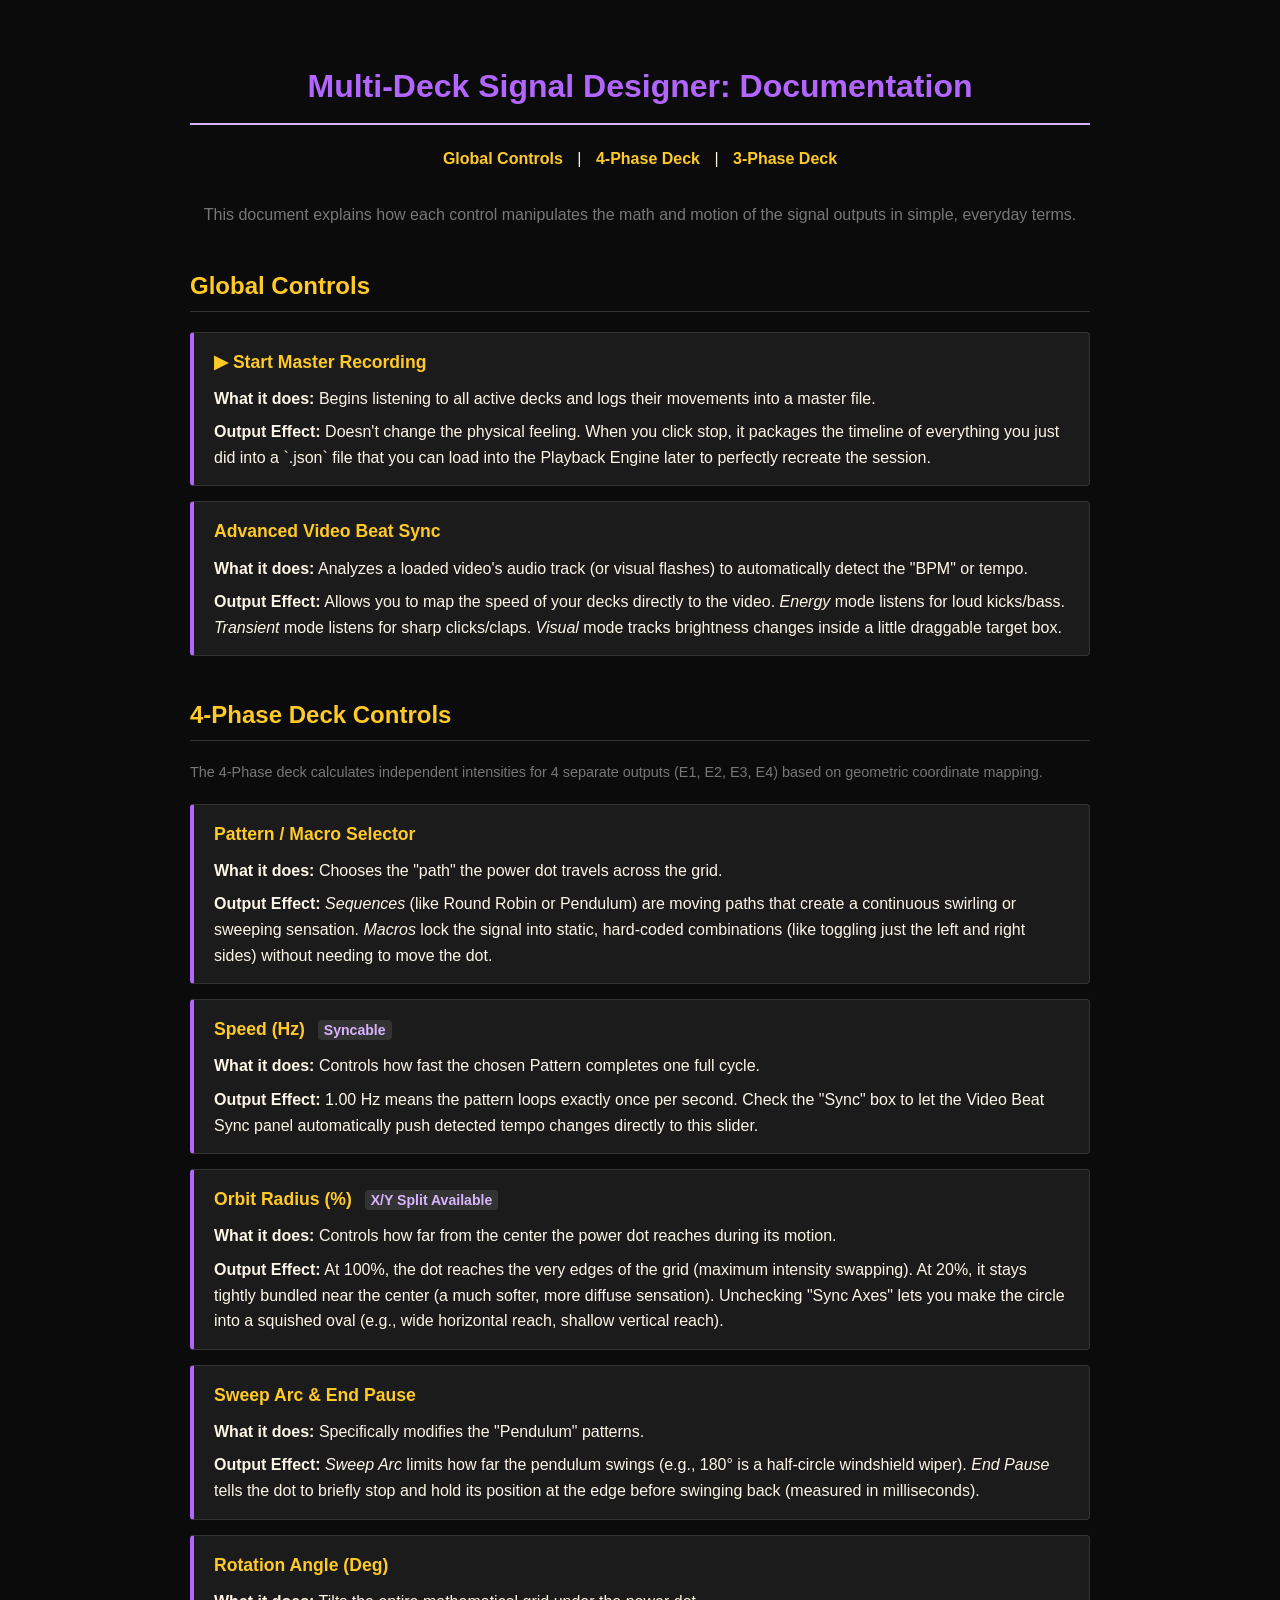
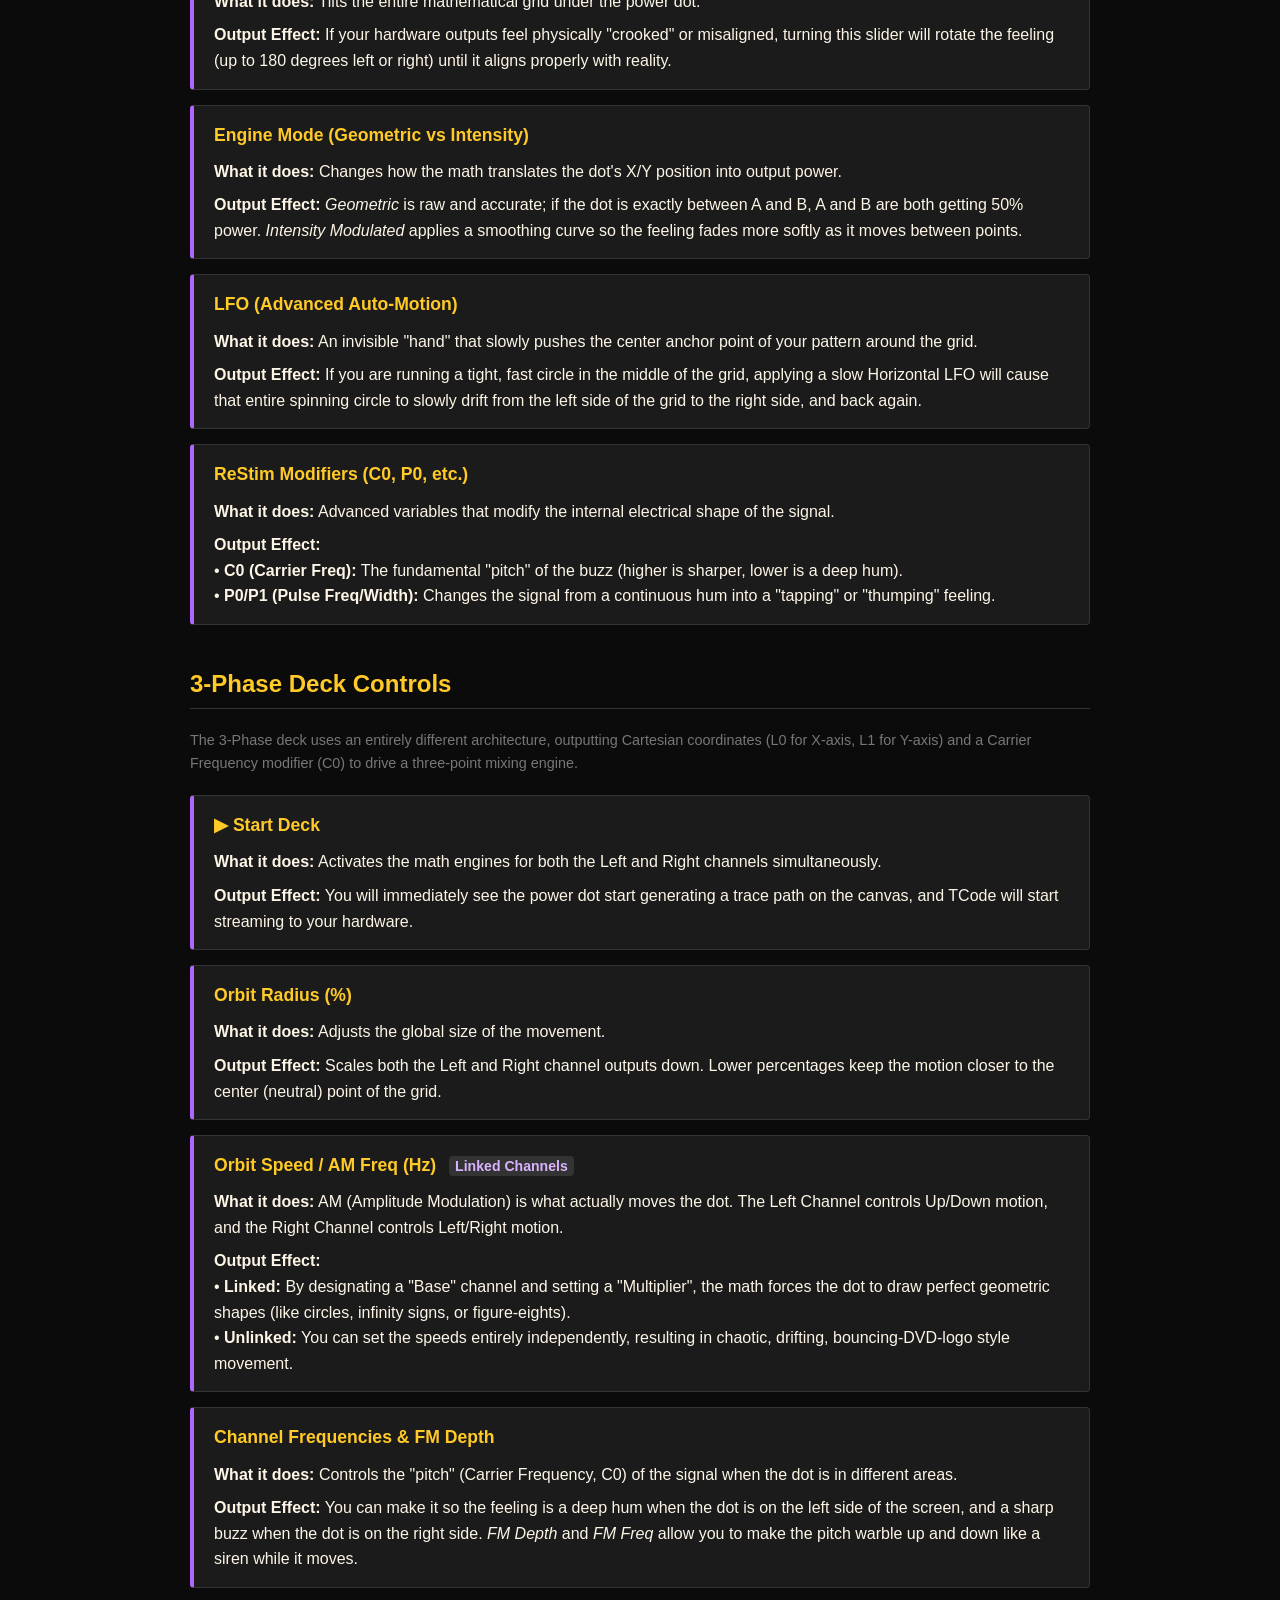
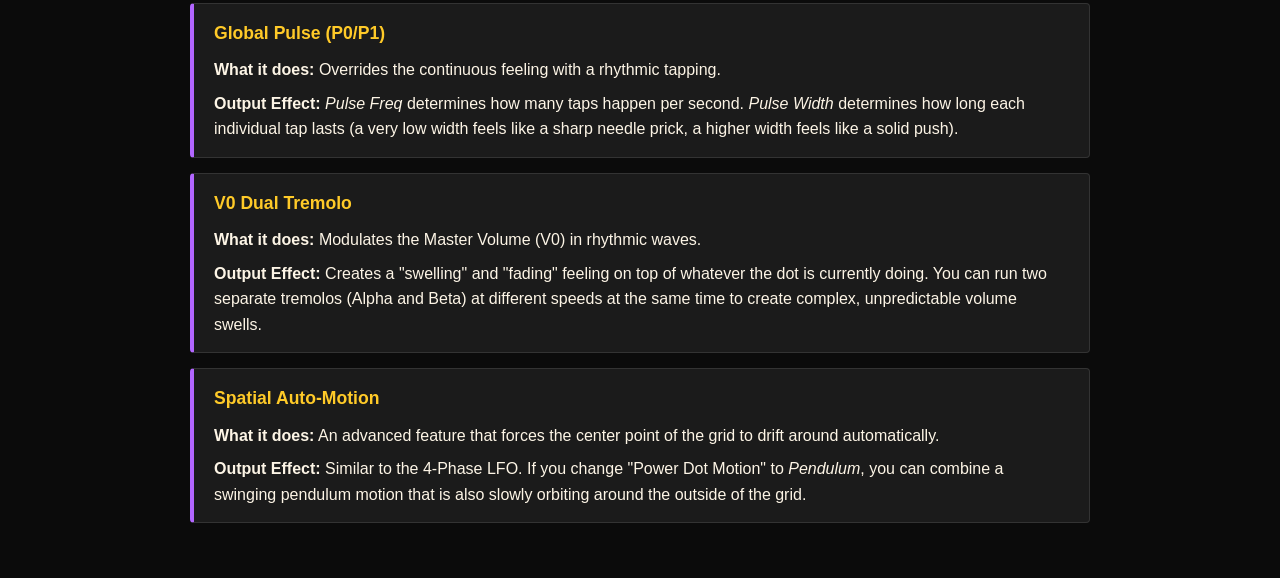
<file: documentation.html>
<!DOCTYPE html>
<html lang="en">
<head>
    <meta charset="utf-8">
    <title>Signal Designer Documentation</title>
    <meta name="viewport" content="width=device-width,initial-scale=1">
    <style>
        :root {
            --bg: #0b0b0b;
            --panel: #1b1b1b;
            --muted: #777;
            --purple: #b266ff;
            --purple-light: #d9b3ff;
            --gold: #ffca28;
            --cream: #fdf5e6;
        }

        body {
            font-family: Arial, sans-serif;
            background: var(--bg);
            color: var(--cream);
            line-height: 1.6;
            margin: 0;
            padding: 40px;
            max-width: 900px;
            margin: 0 auto;
        }

        h1 { color: var(--purple); text-align: center; border-bottom: 2px solid var(--purple-light); padding-bottom: 10px; }
        h2 { color: var(--gold); margin-top: 40px; border-bottom: 1px solid #333; padding-bottom: 5px; }
        h3 { color: var(--purple-light); margin-top: 30px; }
        
        .doc-item {
            background: var(--panel);
            border: 1px solid #333;
            border-left: 4px solid var(--purple);
            padding: 15px 20px;
            margin-bottom: 15px;
            border-radius: 4px;
            transition: background 0.3s;
        }
        
        /* Highlight target when linked directly via URL hash */
        .doc-item:target {
            background: #2a1a3a;
            border-left-color: var(--gold);
        }

        .doc-item h4 {
            margin: 0 0 10px 0;
            color: var(--gold);
            font-size: 1.1em;
        }

        .doc-item p { margin: 0 0 8px 0; }
        .doc-item p:last-child { margin: 0; }
        .doc-item strong { color: var(--cream); }
        .feature-tag { font-size: 0.8em; background: #333; padding: 2px 6px; border-radius: 4px; color: var(--purple-light); margin-left: 8px; vertical-align: middle; }

        .nav-links { text-align: center; margin-bottom: 30px; }
        .nav-links a { color: var(--gold); text-decoration: none; margin: 0 10px; font-weight: bold; }
        .nav-links a:hover { color: var(--cream); }
    </style>
</head>
<body>

    <h1>Multi-Deck Signal Designer: Documentation</h1>
    
    <div class="nav-links">
        <a href="#global-controls">Global Controls</a> | 
        <a href="#4phase-deck">4-Phase Deck</a> | 
        <a href="#3phase-deck">3-Phase Deck</a>
    </div>

    <p style="text-align: center; color: var(--muted); margin-bottom: 40px;">
        This document explains how each control manipulates the math and motion of the signal outputs in simple, everyday terms.
    </p>

    <!-- ========================================== -->
    <!-- GLOBAL CONTROLS                            -->
    <!-- ========================================== -->
    <h2 id="global-controls">Global Controls</h2>

    <div id="doc-global-record" class="doc-item">
        <h4>▶ Start Master Recording</h4>
        <p><strong>What it does:</strong> Begins listening to all active decks and logs their movements into a master file.</p>
        <p><strong>Output Effect:</strong> Doesn't change the physical feeling. When you click stop, it packages the timeline of everything you just did into a `.json` file that you can load into the Playback Engine later to perfectly recreate the session.</p>
    </div>

    <div id="doc-global-videosync" class="doc-item">
        <h4>Advanced Video Beat Sync</h4>
        <p><strong>What it does:</strong> Analyzes a loaded video's audio track (or visual flashes) to automatically detect the "BPM" or tempo.</p>
        <p><strong>Output Effect:</strong> Allows you to map the speed of your decks directly to the video. <em>Energy</em> mode listens for loud kicks/bass. <em>Transient</em> mode listens for sharp clicks/claps. <em>Visual</em> mode tracks brightness changes inside a little draggable target box.</p>
    </div>

    <!-- ========================================== -->
    <!-- 4-PHASE DECK                               -->
    <!-- ========================================== -->
    <h2 id="4phase-deck">4-Phase Deck Controls</h2>
    <p style="color: var(--muted); font-size: 0.9em; margin-bottom: 20px;">The 4-Phase deck calculates independent intensities for 4 separate outputs (E1, E2, E3, E4) based on geometric coordinate mapping.</p>

    <div id="doc-4p-pattern" class="doc-item">
        <h4>Pattern / Macro Selector</h4>
        <p><strong>What it does:</strong> Chooses the "path" the power dot travels across the grid.</p>
        <p><strong>Output Effect:</strong> <em>Sequences</em> (like Round Robin or Pendulum) are moving paths that create a continuous swirling or sweeping sensation. <em>Macros</em> lock the signal into static, hard-coded combinations (like toggling just the left and right sides) without needing to move the dot.</p>
    </div>

    <div id="doc-4p-speed" class="doc-item">
        <h4>Speed (Hz) <span class="feature-tag">Syncable</span></h4>
        <p><strong>What it does:</strong> Controls how fast the chosen Pattern completes one full cycle.</p>
        <p><strong>Output Effect:</strong> 1.00 Hz means the pattern loops exactly once per second. Check the "Sync" box to let the Video Beat Sync panel automatically push detected tempo changes directly to this slider.</p>
    </div>

    <div id="doc-4p-radius" class="doc-item">
        <h4>Orbit Radius (%) <span class="feature-tag">X/Y Split Available</span></h4>
        <p><strong>What it does:</strong> Controls how far from the center the power dot reaches during its motion.</p>
        <p><strong>Output Effect:</strong> At 100%, the dot reaches the very edges of the grid (maximum intensity swapping). At 20%, it stays tightly bundled near the center (a much softer, more diffuse sensation). Unchecking "Sync Axes" lets you make the circle into a squished oval (e.g., wide horizontal reach, shallow vertical reach).</p>
    </div>

    <div id="doc-4p-sweep" class="doc-item">
        <h4>Sweep Arc & End Pause</h4>
        <p><strong>What it does:</strong> Specifically modifies the "Pendulum" patterns.</p>
        <p><strong>Output Effect:</strong> <em>Sweep Arc</em> limits how far the pendulum swings (e.g., 180° is a half-circle windshield wiper). <em>End Pause</em> tells the dot to briefly stop and hold its position at the edge before swinging back (measured in milliseconds).</p>
    </div>

    <div id="doc-4p-rotation" class="doc-item">
        <h4>Rotation Angle (Deg)</h4>
        <p><strong>What it does:</strong> Tilts the entire mathematical grid under the power dot.</p>
        <p><strong>Output Effect:</strong> If your hardware outputs feel physically "crooked" or misaligned, turning this slider will rotate the feeling (up to 180 degrees left or right) until it aligns properly with reality.</p>
    </div>

    <div id="doc-4p-engine" class="doc-item">
        <h4>Engine Mode (Geometric vs Intensity)</h4>
        <p><strong>What it does:</strong> Changes how the math translates the dot's X/Y position into output power.</p>
        <p><strong>Output Effect:</strong> <em>Geometric</em> is raw and accurate; if the dot is exactly between A and B, A and B are both getting 50% power. <em>Intensity Modulated</em> applies a smoothing curve so the feeling fades more softly as it moves between points.</p>
    </div>

    <div id="doc-4p-lfo" class="doc-item">
        <h4>LFO (Advanced Auto-Motion)</h4>
        <p><strong>What it does:</strong> An invisible "hand" that slowly pushes the center anchor point of your pattern around the grid.</p>
        <p><strong>Output Effect:</strong> If you are running a tight, fast circle in the middle of the grid, applying a slow Horizontal LFO will cause that entire spinning circle to slowly drift from the left side of the grid to the right side, and back again.</p>
    </div>

    <div id="doc-4p-restim" class="doc-item">
        <h4>ReStim Modifiers (C0, P0, etc.)</h4>
        <p><strong>What it does:</strong> Advanced variables that modify the internal electrical shape of the signal.</p>
        <p><strong>Output Effect:</strong> 
            <br>• <strong>C0 (Carrier Freq):</strong> The fundamental "pitch" of the buzz (higher is sharper, lower is a deep hum).
            <br>• <strong>P0/P1 (Pulse Freq/Width):</strong> Changes the signal from a continuous hum into a "tapping" or "thumping" feeling.
        </p>
    </div>

    <!-- ========================================== -->
    <!-- 3-PHASE DECK                               -->
    <!-- ========================================== -->
    <h2 id="3phase-deck">3-Phase Deck Controls</h2>
    <p style="color: var(--muted); font-size: 0.9em; margin-bottom: 20px;">The 3-Phase deck uses an entirely different architecture, outputting Cartesian coordinates (L0 for X-axis, L1 for Y-axis) and a Carrier Frequency modifier (C0) to drive a three-point mixing engine.</p>

    <div id="doc-3p-play" class="doc-item">
        <h4>▶ Start Deck</h4>
        <p><strong>What it does:</strong> Activates the math engines for both the Left and Right channels simultaneously.</p>
        <p><strong>Output Effect:</strong> You will immediately see the power dot start generating a trace path on the canvas, and TCode will start streaming to your hardware.</p>
    </div>

    <div id="doc-3p-radius" class="doc-item">
        <h4>Orbit Radius (%)</h4>
        <p><strong>What it does:</strong> Adjusts the global size of the movement.</p>
        <p><strong>Output Effect:</strong> Scales both the Left and Right channel outputs down. Lower percentages keep the motion closer to the center (neutral) point of the grid.</p>
    </div>

    <div id="doc-3p-am" class="doc-item">
        <h4>Orbit Speed / AM Freq (Hz) <span class="feature-tag">Linked Channels</span></h4>
        <p><strong>What it does:</strong> AM (Amplitude Modulation) is what actually moves the dot. The Left Channel controls Up/Down motion, and the Right Channel controls Left/Right motion.</p>
        <p><strong>Output Effect:</strong> 
            <br>• <strong>Linked:</strong> By designating a "Base" channel and setting a "Multiplier", the math forces the dot to draw perfect geometric shapes (like circles, infinity signs, or figure-eights).
            <br>• <strong>Unlinked:</strong> You can set the speeds entirely independently, resulting in chaotic, drifting, bouncing-DVD-logo style movement.
        </p>
    </div>

    <div id="doc-3p-fm" class="doc-item">
        <h4>Channel Frequencies & FM Depth</h4>
        <p><strong>What it does:</strong> Controls the "pitch" (Carrier Frequency, C0) of the signal when the dot is in different areas.</p>
        <p><strong>Output Effect:</strong> You can make it so the feeling is a deep hum when the dot is on the left side of the screen, and a sharp buzz when the dot is on the right side. <em>FM Depth</em> and <em>FM Freq</em> allow you to make the pitch warble up and down like a siren while it moves.</p>
    </div>

    <div id="doc-3p-globalpulse" class="doc-item">
        <h4>Global Pulse (P0/P1)</h4>
        <p><strong>What it does:</strong> Overrides the continuous feeling with a rhythmic tapping.</p>
        <p><strong>Output Effect:</strong> <em>Pulse Freq</em> determines how many taps happen per second. <em>Pulse Width</em> determines how long each individual tap lasts (a very low width feels like a sharp needle prick, a higher width feels like a solid push).</p>
    </div>

    <div id="doc-3p-tremolo" class="doc-item">
        <h4>V0 Dual Tremolo</h4>
        <p><strong>What it does:</strong> Modulates the Master Volume (V0) in rhythmic waves.</p>
        <p><strong>Output Effect:</strong> Creates a "swelling" and "fading" feeling on top of whatever the dot is currently doing. You can run two separate tremolos (Alpha and Beta) at different speeds at the same time to create complex, unpredictable volume swells.</p>
    </div>

    <div id="doc-3p-spatial" class="doc-item">
        <h4>Spatial Auto-Motion</h4>
        <p><strong>What it does:</strong> An advanced feature that forces the center point of the grid to drift around automatically.</p>
        <p><strong>Output Effect:</strong> Similar to the 4-Phase LFO. If you change "Power Dot Motion" to <em>Pendulum</em>, you can combine a swinging pendulum motion that is also slowly orbiting around the outside of the grid.</p>
    </div>

</body>
</html>
</file>
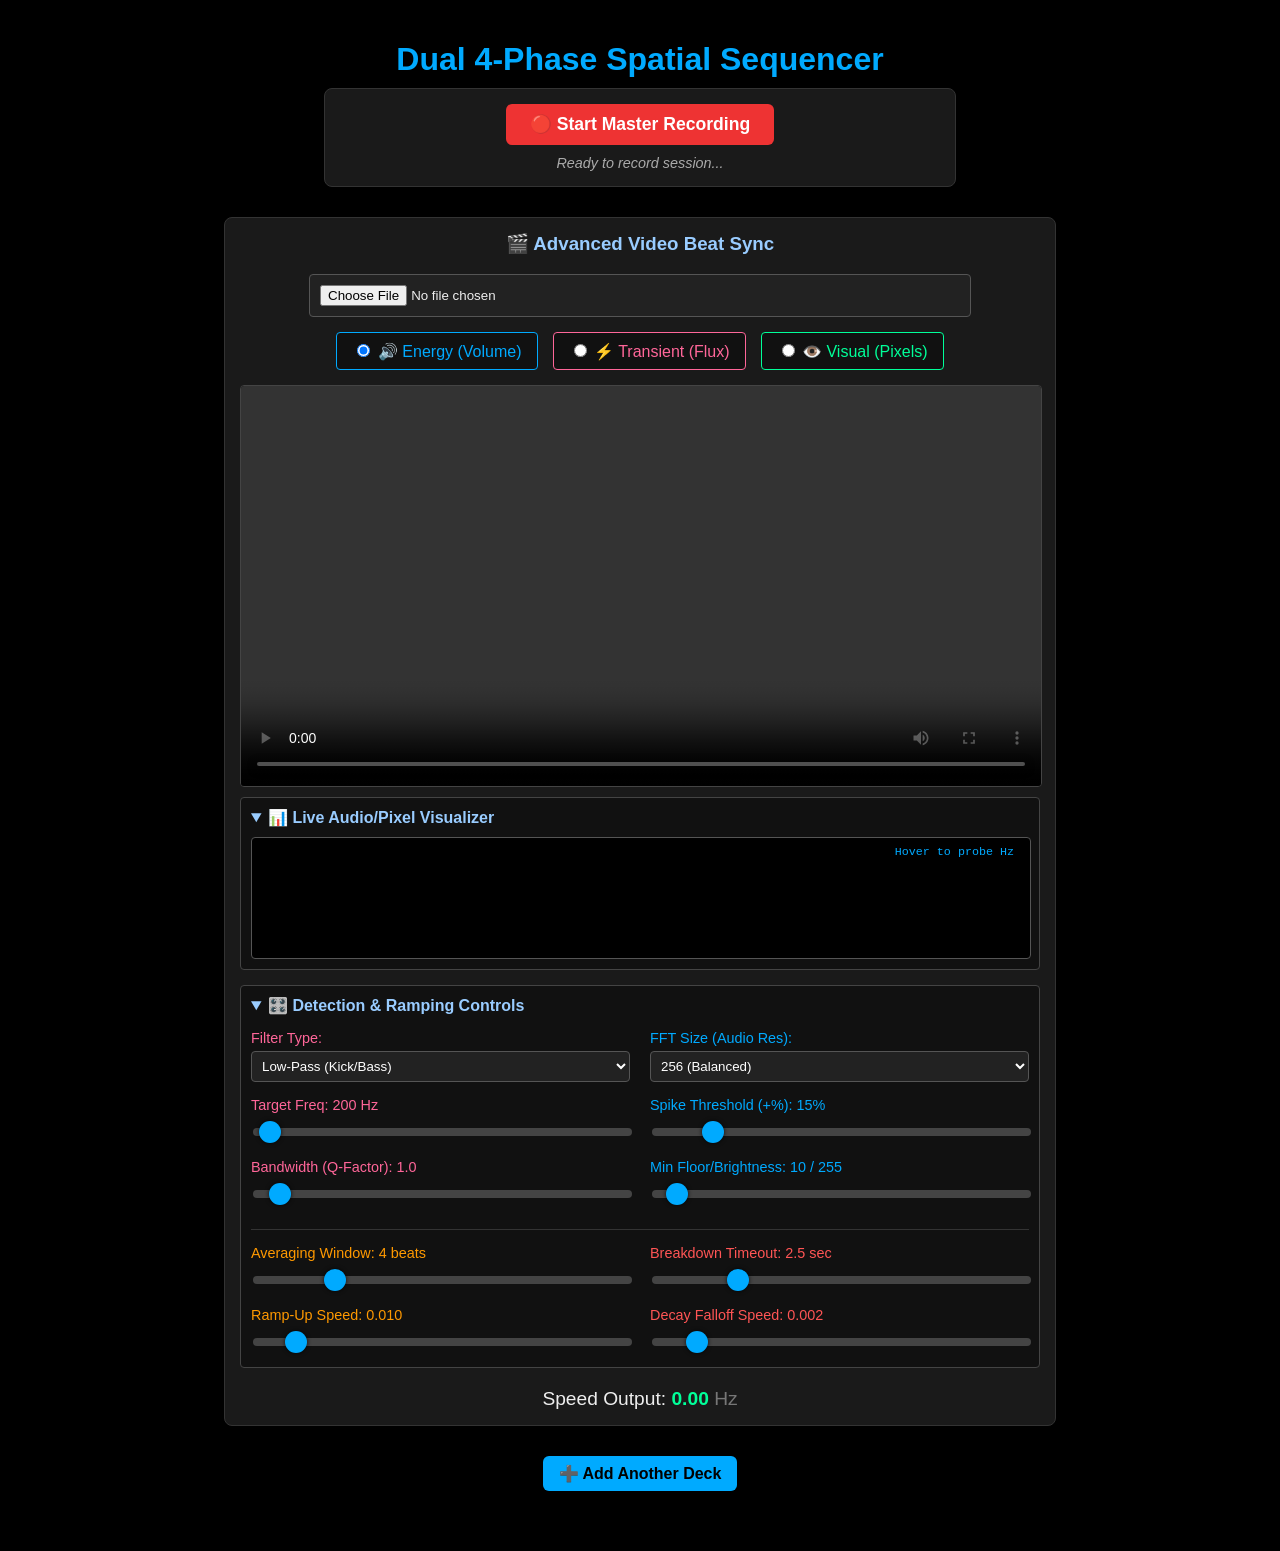
<file: fourphase.html>
<!DOCTYPE html>
<html lang="en">
<head>
    <meta charset="utf-8">
    <title>Dual 4-Phase Spatial Sequencer</title>
    <meta name="viewport" content="width=device-width,initial-scale=1">
    <style>
        body { font-family: sans-serif; background: #000; color: #eee; margin: 0; padding: 20px; }
        
        /* Side-by-side layout for the dual decks */
        .dashboard-container {
            display: flex;
            gap: 40px;
            justify-content: center;
            align-items: flex-start;
            flex-wrap: nowrap;
            overflow-x: auto;
            padding-bottom: 20px;
        }

        .deck {
            display: flex;
            gap: 30px;
            padding: 20px;
            background: #111;
            border: 2px solid #333;
            border-radius: 12px;
        }

        /* Custom, larger sliders for easier grabbing and scrolling */
        input[type="range"] { -webkit-appearance: none; background: transparent; cursor: pointer; height: 24px; }
        input[type="range"]::-webkit-slider-runnable-track { width: 100%; height: 8px; background: #444; border-radius: 4px; }
        input[type="range"]::-webkit-slider-thumb { -webkit-appearance: none; height: 22px; width: 22px; border-radius: 50%; background: #0af; margin-top: -7px; box-shadow: 0 0 4px rgba(0,0,0,0.8); }
        input[type="range"]::-moz-range-track { width: 100%; height: 8px; background: #444; border-radius: 4px; }
        input[type="range"]::-moz-range-thumb { height: 22px; width: 22px; border-radius: 50%; background: #0af; border: none; box-shadow: 0 0 4px rgba(0,0,0,0.8); }
    </style>
</head>
<body>
    <h1 style="text-align:center; color: #0af; margin-bottom: 10px;">Dual 4-Phase Spatial Sequencer</h1>

    <!-- NEW: Master Recorder Panel -->
    <div style="text-align:center; margin-bottom: 30px; padding: 15px; background: #1a1a1a; border: 1px solid #333; border-radius: 8px; max-width: 600px; margin-left: auto; margin-right: auto;">
        <button id="btnMasterRecord" style="padding: 10px 24px; background: #e33; color: #fff; font-weight: bold; border: none; border-radius: 6px; cursor: pointer; font-size: 1.1em; transition: background 0.2s;">🔴 Start Master Recording</button>
        <div id="recordStatus" style="margin-top: 10px; color: #aaa; font-style: italic; font-size: 0.9em;">Ready to record session...</div>
    </div>
	
	<!-- NEW: Video Player & Advanced Audio Sync Panel -->
    <div style="margin-bottom: 30px; padding: 15px; background: #1a1a1a; border: 1px solid #333; border-radius: 8px; max-width: 800px; margin-left: auto; margin-right: auto;">
        <h3 style="color: #9cf; margin-top: 0; text-align: center;">🎬 Advanced Video Beat Sync</h3>
        
        <input type="file" id="videoLoader" accept="video/*" style="display: block; margin: 0 auto 15px auto; padding: 10px; background: #222; border: 1px solid #555; border-radius: 4px; width: 80%;">
        
        <!-- NEW: Detection Mode Selector -->
        <div style="display: flex; justify-content: center; gap: 15px; margin-bottom: 15px;">
            <label style="cursor: pointer; background: #111; padding: 8px 15px; border-radius: 4px; border: 1px solid #0af; color: #0af;">
                <input type="radio" name="detectMode" value="energy" checked> 🔊 Energy (Volume)
            </label>
            <label style="cursor: pointer; background: #111; padding: 8px 15px; border-radius: 4px; border: 1px solid #f69; color: #f69;">
                <input type="radio" name="detectMode" value="transient"> ⚡ Transient (Flux)
            </label>
            <label style="cursor: pointer; background: #111; padding: 8px 15px; border-radius: 4px; border: 1px solid #0f9; color: #0f9;">
                <input type="radio" name="detectMode" value="visual"> 👁️ Visual (Pixels)
            </label>
        </div>

        <!-- Video & Target Overlay Container -->
        <div id="videoContainer" style="position: relative; width: 100%; display: flex; justify-content: center; background: #000; border-radius: 4px; border: 1px solid #444; margin-bottom: 10px; overflow: hidden;">
            <video id="beatVideo" controls style="width: 100%; max-height: 400px;"></video>
            
            <!-- Draggable Pixel Targeting Box (Hidden by default) -->
            <div id="pixelTarget" style="display: none; position: absolute; border: 2px solid #0f9; width: 60px; height: 60px; top: 50%; left: 50%; transform: translate(-50%, -50%); cursor: grab; box-shadow: 0 0 10px rgba(0,255,153,0.5); background: rgba(0,255,153,0.1);">
                <div id="pixelResizeHandle" style="position: absolute; top: -5px; right: -5px; width: 12px; height: 12px; background: #0f9; cursor: nesw-resize; border-radius: 50%;"></div>
            </div>
        </div>
        
        <!-- Accordion 1: Live Visualizer -->
        <details id="detailsVisualizer" open style="background: #111; padding: 10px; border-radius: 4px; border: 1px solid #444; margin-bottom: 15px;">
            <summary style="cursor: pointer; color: #9cf; font-weight: bold; outline: none;">📊 Live Audio/Pixel Visualizer</summary>
            
            <div style="position: relative; width: 100%; height: 120px; background: #000; border: 1px solid #555; border-radius: 4px; margin-top: 10px; overflow: hidden;">
                <canvas id="audioVisualizer" style="width: 100%; height: 100%; cursor: crosshair;"></canvas>
                <div id="hoverFreqText" style="position: absolute; top: 5px; right: 10px; color: #0af; font-family: monospace; font-size: 0.9em; background: rgba(0,0,0,0.7); padding: 2px 6px; border-radius: 4px; pointer-events: none;">Hover to probe Hz</div>
                <div id="beatFlash" style="position: absolute; top: 0; left: 0; width: 10px; height: 100%; background: #0f9; opacity: 0; pointer-events: none;"></div>
            </div>
        </details>
        
        <!-- Accordion 2: Beat Sync Controls -->
        <details open style="background: #111; padding: 10px; border-radius: 4px; border: 1px solid #444; margin-bottom: 15px;">
            <summary style="cursor: pointer; color: #9cf; font-weight: bold; outline: none;">🎛️ Detection & Ramping Controls</summary>
            
            <!-- DSP Controls -->
            <div style="display: grid; grid-template-columns: 1fr 1fr; gap: 20px; padding-top: 15px; font-size: 0.9em;">
                <!-- Left Column: Filter -->
                <div id="panelFilter">
                    <label style="display:block; margin-bottom: 5px; color: #f69;">Filter Type:</label>
                    <select id="ctrlFilterType" style="width: 100%; padding: 6px; background: #222; color: #fff; border: 1px solid #555; border-radius: 4px; margin-bottom: 15px;">
                        <option value="lowpass">Low-Pass (Kick/Bass)</option>
                        <option value="highpass">High-Pass (Hi-Hats/Clicks)</option>
                        <option value="bandpass">Band-Pass (Isolate Specific Pitch)</option>
                        <option value="lowshelf">Low-Shelf</option>
                    </select>
                    <label style="display:block; margin-bottom: 5px; color: #f69;">Target Freq: <span id="valFreq">200</span> Hz</label>
                    <input type="range" id="ctrlFreq" min="20" max="10000" step="10" value="200" style="width: 100%; margin-bottom: 15px;">
                    <label style="display:block; margin-bottom: 5px; color: #f69;">Bandwidth (Q-Factor): <span id="valQ">1.0</span></label>
                    <input type="range" id="ctrlQ" min="0.1" max="20" step="0.1" value="1.0" style="width: 100%;">
                </div>

                <!-- Right Column: Algorithm -->
                <div>
                    <label style="display:block; margin-bottom: 5px; color: #0af;">FFT Size (Audio Res):</label>
                    <select id="ctrlFFT" style="width: 100%; padding: 6px; background: #222; color: #fff; border: 1px solid #555; border-radius: 4px; margin-bottom: 15px;">
                        <option value="64">64 (Fastest Time)</option>
                        <option value="128">128</option>
                        <option value="256" selected>256 (Balanced)</option>
                        <option value="512">512</option>
                        <option value="1024">1024 (Exact Pitch)</option>
                    </select>
                    <label style="display:block; margin-bottom: 5px; color: #0af;">Spike Threshold (+%): <span id="valSpike">15</span>%</label>
                    <input type="range" id="ctrlSpike" min="1" max="100" value="15" style="width: 100%; margin-bottom: 15px;">
                    <label style="display:block; margin-bottom: 5px; color: #0af;">Min Floor/Brightness: <span id="valFloor">10</span> / 255</label>
                    <input type="range" id="ctrlFloor" min="0" max="255" value="10" style="width: 100%;">
                </div>
            </div>

            <!-- Ramping & Smoothing Controls -->
            <div style="display: grid; grid-template-columns: 1fr 1fr; gap: 20px; font-size: 0.9em; margin-top: 20px; padding-top: 15px; border-top: 1px solid #333;">
                <div>
                    <label style="display:block; margin-bottom: 5px; color: #f90;">Averaging Window: <span id="valSmooth">4</span> beats</label>
                    <input type="range" id="ctrlSmooth" min="1" max="16" step="1" value="4" style="width: 100%; margin-bottom: 15px;">
                    <label style="display:block; margin-bottom: 5px; color: #f90;">Ramp-Up Speed: <span id="valRampUp">0.010</span></label>
                    <input type="range" id="ctrlRampUp" min="0.001" max="0.100" step="0.001" value="0.010" style="width: 100%;">
                </div>
                <div>
                    <label style="display:block; margin-bottom: 5px; color: #f55;">Breakdown Timeout: <span id="valTimeout">2.5</span> sec</label>
                    <input type="range" id="ctrlTimeout" min="0.5" max="10.0" step="0.1" value="2.5" style="width: 100%; margin-bottom: 15px;">
                    <label style="display:block; margin-bottom: 5px; color: #f55;">Decay Falloff Speed: <span id="valRampDown">0.002</span></label>
                    <input type="range" id="ctrlRampDown" min="0.0001" max="0.0200" step="0.0001" value="0.002" style="width: 100%;">
                </div>
            </div>
        </details>

        <div style="font-size: 1.2em; text-align: center; margin-top: 20px;">
            Speed Output: <strong id="detectedHzVal" style="color: #0f9;">0.00</strong> <span style="color:#777;">Hz</span>
        </div>
    </div>

    <!-- Dynamic Deck Controls -->
    <div style="text-align:center; margin-bottom: 20px;">
        <button id="btnAddDeck" style="padding: 8px 16px; background: #0af; color: #000; font-weight: bold; border: none; border-radius: 6px; cursor: pointer; font-size: 1em;">➕ Add Another Deck</button>
    </div>

    <!-- Empty container where decks will spawn -->
    <div id="decksContainer" class="dashboard-container"></div>

    <!-- THE DECK TEMPLATE (Invisible until spawned) -->
    <template id="deckTemplate">
        <div class="deck">
            
			<!-- LEFT PANEL: Primary Sequencer Controls -->
            <div style="background: #222; padding: 20px; border-radius: 8px; width: 330px; border: 1px solid #444; display: flex; flex-direction: column;">
                
                <!-- 1. Connection Panel Accordion -->
                <details class="wsContainer" open style="margin-bottom:20px; padding:12px; background:#1b1b1b; border:1px solid #333; border-radius:8px; transition: border-color 0.3s;">
                    <summary style="cursor: pointer; color: #9cf; font-weight: bold; outline: none; margin-bottom: 10px;">
                        📡 Connection: <span class="wsSummaryStatus" style="color:#777; font-weight:normal;">Disconnected</span>
                    </summary>
                    <select class="wsPresetSelect" style="width: 100%; padding:6px; background:#333; color:#eee; border:1px solid #555; border-radius:4px; margin-bottom: 8px;">
                        <option value="ws://10.20.42.125:8080">Default Bridge</option>
                        <option value="ws://127.0.0.1:12349/tcode">Local ReStim (Port 12349)</option>
                        <option value="ws://127.0.0.1:12350/tcode">Local ReStim (Port 12350)</option>
                    </select>
                    <input type="text" class="wsAddress" size="25" style="width: 100%; box-sizing: border-box; padding:6px; background:#333; border:1px solid #555; color:#eee; border-radius:4px; margin-bottom: 8px;">
                    <div style="display: flex; justify-content: space-between; align-items: center;">
                        <button class="btnConnect" style="padding:6px 12px; background:#0af; color:#000; font-weight:bold; border:none; border-radius:4px; cursor:pointer;">Connect</button>
                        <span class="streamStatus" style="color:#777; font-size: 0.9em;">Disconnected</span>
                    </div>
                </details>

                <!-- 2. Primary Playback Controls -->
                <button class="btnPlayPause" style="width: 100%; padding: 10px; background: #0f9; color: #000; font-weight: bold; border: none; border-radius: 4px; cursor: pointer; margin-bottom: 15px; font-size: 1.1em;">▶ Start Sequencer</button>

                <label style="display:block; margin-bottom: 5px;">Pattern / Macro:</label>
                <select class="seqPattern" style="width: 100%; padding: 8px; background: #333; color: #fff; border: 1px solid #555; margin-bottom: 25px; font-size: 1em;">
                    <optgroup class="optDiagSeq" label="Diamond Grid: Sequences">
                        <option value="static">Static (Anchor Ring Only)</option>
                        <option value="round_robin" selected>Round Robin (A->B->C->D)</option>
                        <option value="reverse_robin">Reverse Robin (D->C->B->A)</option>
                        <option value="vertical">Vertical Ping-Pong (A ↔ C)</option>
                        <option value="horizontal">Horizontal Ping-Pong (D ↔ B)</option>
                        <option value="diag_ad_bc">Diagonal: AD ↔ BC (Top-Left to Bottom-Right)</option>
                        <option value="diag_cd_ab">Diagonal: CD ↔ AB (Bottom-Left to Top-Right)</option>
                        <option value="pendulum">Pendulum Sweep (Adjustable Arc)</option>
                        <option value="radius_pulse">Radius Pulse (Center Outward)</option>
                    </optgroup>
                    <optgroup class="optDiagMac" label="Diamond Grid: Macros">
                        <option value="macro_toggle_bc">Toggle B/C (A & D Solid On)</option>
                        <option value="macro_toggle_ad">Toggle A/D (B & C Solid On)</option>
                        <option value="macro_toggle_cd">Toggle C/D (A & B Solid On)</option>
                        <option value="macro_toggle_ab">Toggle A/B (C & D Solid On)</option>
                    </optgroup>
                    <optgroup class="optTess" label="Tessellation Grid: Sequences & Macros" style="display: none;">
                        <option value="tess_cw_orbit">CW Orbit</option>
                        <option value="tess_ccw_orbit">CCW Orbit</option>
						<option value="tess_pendulum">Pendulum Sweep (Adjustable Arc)</option>
                        <option value="tess_vertical">Vertical Ping-Pong</option>
                        <option value="tess_horizontal">Horizontal Ping-Pong</option>
                        <option value="tess_diag_tl_br">Top Left ↔ Bottom Right (60° Edge)</option>
                        <option value="tess_diag_bl_tr">Bottom Left ↔ Top Right (60° Edge)</option>
                        <option value="tess_macro_bc">Toggle B/C (A & D Solid On)</option>
                        <option value="tess_macro_ad">Toggle A/D (B & C Solid On)</option>
                        <option value="tess_macro_ac_bd_flipflop">Toggle A/C & B/D (Flip Flop)</option>
                        <option value="tess_macro_a_center">Pulse A ↔ Center (Focus/Diffuse)</option>
                        <option value="tess_radius_pulse">Radius Pulse (Center Outward)</option>
                    </optgroup>
                </select>

                <!-- 3. Primary Modifier Sliders -->
                <div style="display: flex; justify-content: space-between; align-items: center; margin-bottom: 5px;">
                    <label>Speed (Hz): <span class="seqSpeedVal">1.00</span></label>
                    <label style="font-size: 0.85em; color: #0f9; cursor: pointer;">
                        <input type="checkbox" class="syncBeatToggle"> Sync to Video
                    </label>
                </div>
                <input type="range" class="seqSpeed" min="0.01" max="20" step="0.01" value="1.00" style="width: 100%; margin-bottom: 20px;">

                <!-- New Orbit Radius Container -->
                <div style="display: flex; justify-content: space-between; align-items: center; margin-bottom: 5px;">
                    <label>Orbit Radius (%): <span class="seqRadiusVal">100</span></label>
                    <label style="font-size: 0.85em; color: #0f9; cursor: pointer;">
                        <input type="checkbox" class="syncRadiusToggle" checked> Sync both axes
                    </label>
                </div>
                
                <div class="mainRadiusContainer">
                    <input type="range" class="seqRadius" min="0" max="100" value="100" style="width: 100%; margin-bottom: 20px;">
                </div>
                
                <div class="splitRadiusContainer" style="display: none; grid-template-columns: 1fr 1fr; gap: 15px; margin-bottom: 20px;">
                    <div>
                        <label style="display:block; margin-bottom: 5px; font-size: 0.85em; color: #9cf;">H-Radius (%): <span class="seqRadiusXVal">100</span></label>
                        <input type="range" class="seqRadiusX" min="0" max="100" value="100" style="width: 100%;">
                    </div>
                    <div>
                        <label style="display:block; margin-bottom: 5px; font-size: 0.85em; color: #f69;">V-Radius (%): <span class="seqRadiusYVal">100</span></label>
                        <input type="range" class="seqRadiusY" min="0" max="100" value="100" style="width: 100%;">
                    </div>
                </div>
                
                <label style="display:block; margin-bottom: 5px;">Sweep Arc (°): <span class="seqSweepArcVal">360</span></label>
                <input type="range" class="seqSweepArc" min="0" max="360" step="1" value="360" style="width: 100%; margin-bottom: 20px;">

                <label style="display:block; margin-bottom: 5px;">End Pause (ms): <span class="seqPauseMsVal">10</span></label>
                <input type="range" class="seqPauseMs" min="0" max="1000" step="10" value="10" style="width: 100%; margin-bottom: 20px;">

                <label style="display:block; margin-bottom: 5px;">Rotation Angle (°): <span class="seqAngleVal">0</span></label>
                <input type="range" class="seqAngle" min="-180" max="180" step="1" value="0" style="width: 100%; margin-bottom: 25px;">

                <label style="display:block; margin-bottom: 5px;">Master Volume (%): <span class="masterVolVal">100</span></label>
                <input type="range" class="masterVol" min="0" max="100" value="100" style="width: 100%;">

                <!-- 4. Advanced Settings Tab Menu -->
                <div style="margin-top: auto; border-top: 1px solid #444; padding-top: 20px;">
                    <label style="display:block; margin-bottom: 10px; color: #aaa; font-weight: bold; text-transform: uppercase; font-size: 0.85em;">Advanced Settings</label>
                    <div style="display: flex; flex-direction: column; gap: 8px;">
                        <button class="btnTab tabEngine" data-target="paneEngine" style="padding: 10px; background: #333; color: #eee; border: 1px solid #555; border-radius: 4px; cursor: pointer; text-align: left; transition: 0.2s;">⚙️ Engine Mode</button>
                        <button class="btnTab tabSnap" data-target="paneSnap" style="display: none; padding: 10px; background: #333; color: #eee; border: 1px solid #555; border-radius: 4px; cursor: pointer; text-align: left; transition: 0.2s;">📍 Snap To Grid (Tessellation)</button>
                        <button class="btnTab tabLFO" data-target="paneLFO" style="padding: 10px; background: #333; color: #eee; border: 1px solid #555; border-radius: 4px; cursor: pointer; text-align: left; transition: 0.2s;">⚙️ LFO (Auto-Motion)</button>
                        <button class="btnTab tabRestim" data-target="paneRestim" style="padding: 10px; background: #333; color: #eee; border: 1px solid #555; border-radius: 4px; cursor: pointer; text-align: left; transition: 0.2s;">⚡ ReStim Modifiers</button>
                    </div>
                </div>
            </div>

            <!-- RIGHT PANEL: Visualizer, Canvas, & Secondary Area -->
            <div style="display: flex; flex-direction: column; align-items: center; width: 525px;">
                
                <div style="width: 100%; display: flex; justify-content: space-between; align-items: center; margin-bottom: 10px; padding: 0 5px;">
                    <h3 class="deckTitle" style="color: #f69; margin: 0; font-size: 1.5em;">Deck</h3>
                    <div style="display: flex; align-items: center; gap: 10px;">
                        <label style="color: #9cf; font-weight: bold;">Grid Mode:</label>
                        <select class="viewMode" style="padding: 6px; background: #333; color: #fff; border: 1px solid #555; border-radius: 4px;">
                            <option value="diamond">Diamond (Geometric)</option>
                            <option value="barycentric">Tessellation (Barycentric)</option>
                        </select>
                    </div>
                </div>
                
                <canvas class="diamondCanvas" width="525" height="525" style="border: 2px solid #555; border-radius: 8px; cursor: crosshair; touch-action: none; background: #111;"></canvas>
                
                <div class="waterLevelsContainer" style="display: none; width: 350px; height: 80px; margin-top: 15px; border: 2px solid #555; border-radius: 8px; overflow: hidden; background: #111;">
                    <canvas class="waterLevelsCanvas" width="350" height="80"></canvas>
                </div>

                <button class="btnCenterReset" style="margin-top: 15px; padding: 10px; width: 100%; font-weight: bold; cursor: pointer;">Reset Anchor Ring to Center</button>

                <!-- THE NEW SECONDARY CONTROL AREA -->
                <div class="secondaryControlsArea" style="width: 100%; margin-top: 20px; background: #1a1a1a; padding: 20px; border-radius: 8px; border: 1px solid #444; min-height: 150px; box-sizing: border-box;">
                    
                    <!-- Default Empty State -->
                    <div class="pane emptyState" style="text-align: center; color: #777; padding-top: 25px; font-style: italic;">
                        Select an advanced setting from the left menu to configure it here.
                    </div>

                    <!-- PANE: Engine Mode -->
                    <div class="pane paneEngine" style="display: none;">
                        <h4 style="color: #9cf; margin-top: 0; margin-bottom: 15px;">⚙️ Engine Mode</h4>
                        <div style="display: flex; gap: 15px; font-size: 0.9em;">
                            <label style="flex: 1; cursor: pointer; background: #111; padding: 12px; border-radius: 4px; border: 1px solid #555; text-align: center;">
                                <input type="radio" name="seqEngine" value="geometric"> 
                                <strong style="display:block; margin-top: 8px;">Geometric Axis</strong>
                            </label>
                            <label style="flex: 1; cursor: pointer; background: #111; padding: 12px; border-radius: 4px; border: 1px solid #555; text-align: center;">
                                <input type="radio" name="seqEngine" value="intensity" checked> 
                                <strong style="display:block; margin-top: 8px;">Intensity Modulated</strong>
                            </label>
                        </div>
                    </div>

                    <!-- PANE: Snap To Grid -->
                    <div class="pane paneSnap" style="display: none;">
                        <h4 style="color: #9cf; margin-top: 0; margin-bottom: 15px;">📍 Snap To Grid Point</h4>
                        <div style="display: grid; grid-template-columns: 1fr 1fr 1fr; gap: 15px; font-size: 0.85em;">
                            <div style="display: flex; flex-direction: column; gap: 6px;">
                                <strong style="color:#777; border-bottom: 1px solid #333; padding-bottom: 4px;">Centers</strong>
                                <label><input type="radio" name="tessSnap" value="center_a"> A (Red)</label>
                                <label><input type="radio" name="tessSnap" value="center_b"> B (Blue)</label>
                                <label><input type="radio" name="tessSnap" value="center_c"> C (Yellow)</label>
                                <label><input type="radio" name="tessSnap" value="center_d"> D (Green)</label>
                            </div>
                            <div style="display: flex; flex-direction: column; gap: 6px;">
                                <strong style="color:#777; border-bottom: 1px solid #333; padding-bottom: 4px;">Vertices</strong>
                                <label><input type="radio" name="tessSnap" value="vert_aa"> A / A</label>
                                <label><input type="radio" name="tessSnap" value="vert_bb"> B / B</label>
                                <label><input type="radio" name="tessSnap" value="vert_cc"> C / C</label>
                                <label><input type="radio" name="tessSnap" value="vert_dd"> D / D</label>
                            </div>
                            <div style="display: flex; flex-direction: column; gap: 6px;">
                                <strong style="color:#777; border-bottom: 1px solid #333; padding-bottom: 4px;">Edges</strong>
                                <label><input type="radio" name="tessSnap" value="edge_ab"> A / B</label>
                                <label><input type="radio" name="tessSnap" value="edge_ac"> A / C</label>
                                <label><input type="radio" name="tessSnap" value="edge_ad"> A / D</label>
                                <label><input type="radio" name="tessSnap" value="edge_bc"> B / C</label>
                                <label><input type="radio" name="tessSnap" value="edge_bd"> B / D</label>
                                <label><input type="radio" name="tessSnap" value="edge_cd"> C / D</label>
                            </div>
                        </div>
                        <div style="margin-top: 15px; padding-top: 15px; border-top: 1px solid #333;">
                            <label style="font-style: italic; color: #aaa;"><input type="radio" name="tessSnap" value="free" checked> Free Drag / Manual Control</label>
                        </div>
                    </div>

                    <!-- PANE: LFO -->
                    <div class="pane paneLFO" style="display: none;">
                        <div style="display: flex; justify-content: space-between; align-items: center; margin-bottom: 20px;">
                            <h4 style="color: #9cf; margin: 0;">⚙️ LFO (Advanced Auto-Motion)</h4>
                            <div style="display: flex; gap: 10px;">
                                <button class="btnSyncLFO" style="padding: 6px 12px; background: #444; color: #fff; border: 1px solid #555; border-radius: 4px; cursor: pointer;">🔄 Sync</button>
                                <button class="btnResetLFO" style="padding: 6px 12px; background: #522; color: #f99; border: 1px solid #733; border-radius: 4px; cursor: pointer;">⏹ Stop & Center</button>
                            </div>
                        </div>
                        <div style="display: grid; grid-template-columns: 1fr 1fr; gap: 30px;">
                            <div>
                                <label style="display:block; margin-bottom: 5px;">Horizontal Width (%): <span class="advHWidthVal">0</span></label>
                                <input type="range" class="advHWidth" min="0" max="100" value="0" style="width: 100%; margin-bottom: 15px;">
                                <label style="display:block; margin-bottom: 5px;">Horizontal Speed (Hz): <span class="advHSpeedVal">0.20</span></label>
                                <input type="range" class="advHSpeed" min="0.01" max="20" step="0.01" value="0.20" style="width: 100%;">
                            </div>
                            <div>
                                <label style="display:block; margin-bottom: 5px;">Vertical Width (%): <span class="advVWidthVal">0</span></label>
                                <input type="range" class="advVWidth" min="0" max="100" value="0" style="width: 100%; margin-bottom: 15px;">
                                <label style="display:block; margin-bottom: 5px;">Vertical Speed (Hz): <span class="advVSpeedVal">0.20</span></label>
                                <input type="range" class="advVSpeed" min="0.01" max="20" step="0.01" value="0.20" style="width: 100%;">
                            </div>
                        </div>
                    </div>

                    <!-- PANE: ReStim Modifiers -->
                    <div class="pane paneRestim" style="display: none;">
                        <h4 style="color: #9cf; margin-top: 0; margin-bottom: 15px;">⚡ ReStim Modifiers</h4>
                        <div style="display: grid; grid-template-columns: 1fr 1fr; gap: x 30px;">
                            <!-- Left Column -->
                            <div style="padding-right: 15px; border-right: 1px solid #333;">
                                <label style="display:block; margin-bottom: 5px; font-size: 0.9em; color: #f90;">
                                    <input type="checkbox" class="chkC0"> Carrier Freq (C0): <span class="rsC0Val">2000</span> Hz
                                </label>
                                <input type="range" class="rsC0" min="500" max="2000" step="1" value="2000" style="width: 100%; margin-bottom: 20px;">
                                
                                <label style="display:block; margin-bottom: 5px; font-size: 0.9em; color: #f90;">
                                    <input type="checkbox" class="chkP0"> Pulse Freq (P0): <span class="rsP0Val">50</span> Hz
                                </label>
                                <input type="range" class="rsP0" min="10" max="200" step="1" value="50" style="width: 100%; margin-bottom: 20px;">

                                <label style="display:block; margin-bottom: 5px; font-size: 0.9em; color: #f90;">
                                    <input type="checkbox" class="chkP1"> Pulse Width (P1): <span class="rsP1Val">7</span>
                                </label>
                                <input type="range" class="rsP1" min="2" max="20" step="0.1" value="7" style="width: 100%;">
                            </div>
                            <!-- Right Column -->
                            <div style="padding-left: 15px;">
                                <label style="display:block; margin-bottom: 5px; font-size: 0.9em; color: #f90;">
                                    <input type="checkbox" class="chkP2"> Interval Random (P2): <span class="rsP2Val">0.00</span>
                                </label>
                                <input type="range" class="rsP2" min="0" max="1" step="0.01" value="0" style="width: 100%; margin-bottom: 20px;">
                                
                                <label style="display:block; margin-bottom: 5px; font-size: 0.9em; color: #f90;">
                                    <input type="checkbox" class="chkP3"> Pulse Rise Time (P3): <span class="rsP3Val">2</span>
                                </label>
                                <input type="range" class="rsP3" min="2" max="20" step="1" value="2" style="width: 100%;">
                            </div>
                        </div>
                    </div>
                </div> <!-- End Secondary Area -->

            </div>
			
        </div>
    </template>
	
    <!-- Scripts -->
    <script type="module" src="js/fourphase_stream.js"></script>
	<script src="js/video_beat_sync.js"></script>
</body>
</html>
</file>
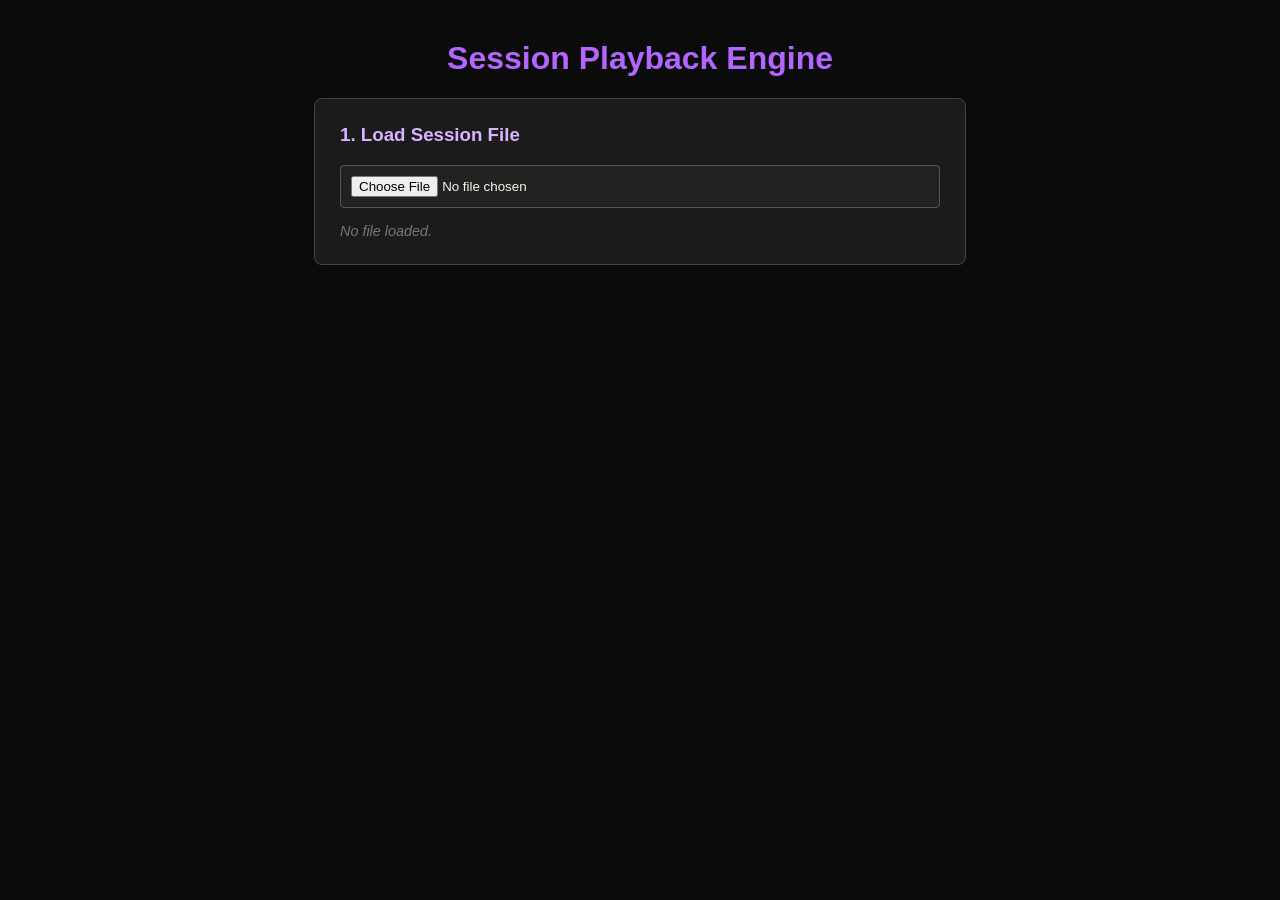
<file: playback.html>
<!DOCTYPE html>
<html lang="en">
<head>
    <meta charset="utf-8">
    <title>Session Playback Engine</title>
    <meta name="viewport" content="width=device-width,initial-scale=1">
    <style>
        :root {
            --bg: #0b0b0b;
            --panel: #1b1b1b;
            --muted: #777;
            --purple: #b266ff;
            --purple-light: #d9b3ff;
            --gold: #ffca28;
            --cream: #fdf5e6;
            --start-green: #0f9;
            --stop-red: #f55;
        }

        body { font-family: sans-serif; background: var(--bg); color: var(--cream); margin: 0; padding: 40px; display: flex; flex-direction: column; align-items: center; }
        .panel { background: var(--panel); padding: 25px; border-radius: 8px; border: 1px solid #444; width: 100%; max-width: 600px; margin-bottom: 20px; }
        h1 { color: var(--purple); margin-top: 0; text-align: center; }
        h3 { color: var(--purple-light); margin-top: 0; }
        
        input[type="file"] { display: block; margin-bottom: 15px; padding: 10px; background: #222; color: var(--cream); border: 1px solid #555; border-radius: 4px; width: 100%; box-sizing: border-box; cursor: pointer; }
        input[type="text"] { padding: 8px; background: #333; color: var(--cream); border: 1px solid #555; border-radius: 4px; }
        button { padding: 8px 16px; font-weight: bold; border: none; border-radius: 4px; cursor: pointer; transition: filter 0.2s; }
        button:hover { filter: brightness(1.2); }
        
        .conn-row { display: flex; align-items: center; gap: 10px; margin-bottom: 10px; padding: 10px; background: #111; border: 1px solid #333; border-radius: 6px; }
        .conn-row input { flex: 1; }
        
        #playbackControls { display: none; text-align: center; }
        .progress-bar-bg { width: 100%; height: 12px; background: #222; border-radius: 6px; overflow: hidden; margin: 15px 0; border: 1px solid #444; }
        .progress-bar-fill { width: 0%; height: 100%; background: var(--purple); }
    </style>
</head>
<body>

    <h1>Session Playback Engine</h1>

    <!-- File Loader -->
    <div class="panel">
        <h3>1. Load Session File</h3>
        <input type="file" id="jsonLoader" accept=".json">
        <div id="fileInfo" style="color: var(--muted); font-size: 0.9em; font-style: italic;">No file loaded.</div>
    </div>

    <!-- Dynamic Connections Panel -->
    <div class="panel" id="connectionsPanel" style="display: none;">
        <h3>2. Connect to Hardware</h3>
        <p style="color: var(--muted); font-size: 0.9em; margin-bottom: 15px;">The following targets were found in your session. Connect to them before playing.</p>
        <div id="connectionsList"></div>
    </div>

    <!-- Playback Controls -->
    <div class="panel" id="playbackControls">
        <h3>3. Transport</h3>
        
        <div class="progress-bar-bg">
            <div class="progress-bar-fill" id="progressBar"></div>
        </div>
        
        <div style="display: flex; justify-content: space-between; align-items: center; margin-bottom: 15px;">
            <span id="timeDisplay" style="font-family: monospace; font-size: 1.2em; color: var(--gold);">0.00s / 0.00s</span>
            <span id="frameDisplay" style="color: var(--muted); font-size: 0.9em;">Frame: 0 / 0</span>
        </div>

        <div style="display: flex; gap: 10px;">
            <button id="btnPlay" style="flex: 2; background: var(--start-green); color: #000; font-size: 1.1em; padding: 12px;">▶ Play</button>
            <button id="btnReset" style="flex: 1; background: #444; color: var(--cream);">⏮ Reset</button>
        </div>
    </div>

    <script>
        let sessionData = [];
        let connections = {}; // Stores live WebSockets mapped to original recorded URLs
        let totalDurationMs = 0;
        
        let isPlaying = false;
        let playbackStartTime = 0;
        let currentFrameIndex = 0;

        // DOM Elements
        const fileLoader = document.getElementById('jsonLoader');
        const fileInfo = document.getElementById('fileInfo');
        const connectionsPanel = document.getElementById('connectionsPanel');
        const connectionsList = document.getElementById('connectionsList');
        const playbackControls = document.getElementById('playbackControls');
        const btnPlay = document.getElementById('btnPlay');
        const btnReset = document.getElementById('btnReset');
        const timeDisplay = document.getElementById('timeDisplay');
        const frameDisplay = document.getElementById('frameDisplay');
        const progressBar = document.getElementById('progressBar');

        // 1. Load & Parse JSON
        fileLoader.addEventListener('change', (e) => {
            const file = e.target.files[0];
            if (!file) return;

            const reader = new FileReader();
            reader.onload = (event) => {
                try {
                    sessionData = JSON.parse(event.target.result);
                    
                    // Sort by time just in case frames were recorded slightly out of order
                    sessionData.sort((a, b) => a.time - b.time);
                    totalDurationMs = sessionData[sessionData.length - 1].time;
                    
                    fileInfo.innerText = `Loaded ${sessionData.length} frames (${(totalDurationMs / 1000).toFixed(2)} seconds).`;
                    fileInfo.style.color = "var(--muted)";
                    
                    buildConnectionsUI();
                } catch (err) {
                    fileInfo.innerText = "Error: Invalid JSON file.";
                    fileInfo.style.color = "var(--stop-red)";
                }
            };
            reader.readAsText(file);
        });

        // 2. Build Dynamic Connection UI
        function buildConnectionsUI() {
            connectionsList.innerHTML = ''; // Clear previous
            
            // Extract unique WebSocket addresses from the session file
            const uniqueUrls = [...new Set(sessionData.map(d => d.ws))];
            
            uniqueUrls.forEach(url => {
                const row = document.createElement('div');
                row.className = 'conn-row';
                
                const input = document.createElement('input');
                input.type = 'text';
                input.value = url; // Editable in case their local port changed since recording
                
                const btn = document.createElement('button');
                btn.innerText = 'Connect';
                btn.style.background = 'var(--purple)';
                btn.style.color = '#000';
                
                const status = document.createElement('span');
                status.innerText = 'Disconnected';
                status.style.color = 'var(--stop-red)';
                status.style.width = '100px';
                status.style.textAlign = 'right';
                status.style.fontSize = '0.9em';

                btn.addEventListener('click', () => {
                    if (connections[url]) connections[url].close();
                    status.innerText = 'Connecting...';
                    status.style.color = 'var(--gold)';
                    
                    const ws = new WebSocket(input.value);
                    ws.onopen = () => { status.innerText = 'Connected'; status.style.color = 'var(--start-green)'; };
                    ws.onclose = () => { status.innerText = 'Disconnected'; status.style.color = 'var(--stop-red)'; };
                    
                    // Map the active WebSocket to the *original* recorded URL key
                    connections[url] = ws;
                });

                row.appendChild(input);
                row.appendChild(btn);
                row.appendChild(status);
                connectionsList.appendChild(row);
            });

            connectionsPanel.style.display = 'block';
            playbackControls.style.display = 'block';
            updateDisplays(0);
        }

        // 3. Playback Engine
        function playbackLoop() {
            if (!isPlaying) return;
            requestAnimationFrame(playbackLoop);

            const elapsedMs = performance.now() - playbackStartTime;

            // Fire all recorded frames that are due
            while (currentFrameIndex < sessionData.length && sessionData[currentFrameIndex].time <= elapsedMs) {
                const frame = sessionData[currentFrameIndex];
                const ws = connections[frame.ws];
                
                // If we have an open connection mapped to this frame's URL, send it!
                if (ws && ws.readyState === WebSocket.OPEN) {
                    ws.send(frame.cmd + '\n');
                }
                currentFrameIndex++;
            }

            updateDisplays(elapsedMs);

            // Stop at end
            if (currentFrameIndex >= sessionData.length) {
                isPlaying = false;
                btnPlay.innerText = '▶ Play';
                btnPlay.style.background = 'var(--start-green)';
                btnPlay.style.color = '#000';
            }
        }

        function updateDisplays(elapsedMs) {
            const clampedMs = Math.min(elapsedMs, totalDurationMs);
            timeDisplay.innerText = `${(clampedMs / 1000).toFixed(2)}s / ${(totalDurationMs / 1000).toFixed(2)}s`;
            frameDisplay.innerText = `Frame: ${currentFrameIndex} / ${sessionData.length}`;
            progressBar.style.width = `${(clampedMs / totalDurationMs) * 100}%`;
        }

        btnPlay.addEventListener('click', () => {
            if (currentFrameIndex >= sessionData.length) {
                // If at the end, restart from beginning
                currentFrameIndex = 0;
            }

            isPlaying = !isPlaying;
            
            if (isPlaying) {
                // Calculate start time based on current frame's timestamp to support pausing/resuming
                const currentOffsetMs = currentFrameIndex > 0 ? sessionData[currentFrameIndex - 1].time : 0;
                playbackStartTime = performance.now() - currentOffsetMs;
                
                btnPlay.innerText = '⏸ Pause';
                btnPlay.style.background = 'var(--stop-red)';
                btnPlay.style.color = '#fff';
                requestAnimationFrame(playbackLoop);
            } else {
                btnPlay.innerText = '▶ Play';
                btnPlay.style.background = 'var(--start-green)';
                btnPlay.style.color = '#000';
            }
        });

        btnReset.addEventListener('click', () => {
            isPlaying = false;
            currentFrameIndex = 0;
            btnPlay.innerText = '▶ Play';
            btnPlay.style.background = 'var(--start-green)';
            btnPlay.style.color = '#000';
            updateDisplays(0);
        });

    </script>
</body>
</html>
</file>
<file: css/style.css>
:root {
    --bg: #0b0b0b;
    --panel: #1b1b1b;
    --muted: #777;
    
    /* New Theme Palette */
    --purple: #b266ff;
    --purple-light: #d9b3ff;
    --gold: #ffca28;
    --cream: #fdf5e6;
    
    /* Semantic Colors (Preserved) */
    --start-green: #0f9;
    --stop-red: #f55;
}

html, body { height: 100%; margin: 0; padding: 0; }
body {
    font-family: Arial, sans-serif;
    max-width: 100%;
    margin: 0 auto;
    padding: 20px;
    padding-bottom: 20px;
    background: var(--bg);
    color: var(--cream);
    box-sizing: border-box;
}

h1 { text-align: center; color: var(--purple); margin-bottom: 8px; font-size: 1.6em; }
.logo { display: flex; justify-content: center; align-items: center; }

/* Layout */
.channel-columns {
    display: grid;
    grid-template-columns: 1fr 1fr;
    grid-template-areas: "left right";
    gap: 30px;
    margin-top: 20px;
    margin-bottom: 0;
    align-items: flex-start;
}
.channel-column:nth-child(1) { grid-area: left; }
.channel-column:nth-child(2) { grid-area: right; }

/* Buttons */
.copy-btn {
    width: 40px; height: 40px; padding: 0; font-size: 1.2em; font-weight: bold;
    background: var(--purple); color: #000; border: none; border-radius: 6px;
    cursor: pointer; display: flex; align-items: center; justify-content: center;
    transition: background .15s; position: relative;
}
.copy-btn:hover { background: var(--purple-light); box-shadow: 0 0 8px rgba(178, 102, 255, .4); }

/* Ramp Box */
.ramp-box { background: #222; padding: 16px; border-radius: 10px; margin-top: 12px; }
.ramp-header {
    display: flex; align-items: center; justify-content: space-between;
    padding: 8px 12px; margin: -16px -16px 12px -16px;
    background: #2a2a2a; border-radius: 10px 10px 0 0;
    border-bottom: 1px solid #444; flex-wrap: nowrap; gap: 20px;
}
.ramp-header h3 { margin: 0; color: var(--gold); font-size: 1.15em; flex-shrink: 0; }

.ramp-radio-group { display: flex; gap: 14px; margin-left: auto; flex-shrink: 0; flex-wrap: nowrap !important; align-items: center; font-size: 0.9em; color: #bbb; white-space: nowrap; }
.ramp-radio { display: flex; align-items: center; gap: 5px; }

.ramp-row { display: flex; justify-content: center; gap: 12px; flex-wrap: nowrap; }
.ramp-group { display: flex; align-items: center; gap: 8px; flex: none; }
.ramp-label { color: var(--purple-light); font-size: 0.9em; width: 42px; text-align: right; flex-shrink: 0; }
.ramp-input { width: 40px; padding: 3px 2px; text-align: center; background: #333; color: var(--gold); border: 1px solid #555; border-radius: 4px; font-size: 0.9em; box-sizing: border-box; }

/* Text Inputs */
input[type=text], input[type=number],
#leftAmpText, #rightAmpText, #leftFreqText, #rightFreqText,
#leftAmDepthText, #rightAmDepthText, #leftAmFreqText, #rightAmFreqText,
#leftFmDepthText, #rightFmDepthText, #leftFmFreqText, #rightFmFreqText,
#masterVolText {
    width: 40px !important; padding: 3px 2px; font-size: 0.9em; text-align: center;
    background: #333; color: var(--gold); border: 1px solid #555; border-radius: 4px; box-sizing: border-box;
}

/* Override global rule for WebSocket address */
input[type=text].wsAddress { width: 100% !important; min-width: 240px; text-align: left; }

/* Sliders mapped to Purple Theme */
input[type=range] { flex: 1; min-width: 0; height: 8px; background: #333; border-radius: 4px; outline: none; }

/* Chrome, Safari, Edge */
input[type=range]::-webkit-slider-thumb {
    -webkit-appearance: none;
    width: 16px; height: 16px; background: var(--purple); border-radius: 50%; cursor: pointer;
    box-shadow: 0 0 6px rgba(178, 102, 255, .4);
}

/* Firefox */
input[type=range]::-moz-range-track {
    background: #333; height: 8px; border-radius: 4px;
}
input[type=range]::-moz-range-thumb {
    width: 16px; height: 16px; background: var(--purple); border: none; border-radius: 50%; cursor: pointer;
    box-shadow: 0 0 6px rgba(178, 102, 255, .4);
}

/* Rest unchanged structure, updated colors */
#visualizer { max-width: 100%; margin: 8px auto 20px; height: 80px; border: 1px solid #444; border-radius: 8px; overflow: hidden; background: #000; box-sizing: border-box; }
#waveCanvas { width: 100%; height: 100%; display: block; }

.channel { background: #222; padding: 16px; border-radius: 10px; position: relative; min-width: 0; }
.channel h2 { color: var(--gold); margin: 0 0 8px; font-size: 1.2em; }
.channel button { position: absolute; top: 12px; right: 12px; padding: 5px 10px; font-size: .85em; background: var(--purple); color: #000; border: none; border-radius: 5px; cursor: pointer; }
.channel button:hover { background: var(--purple-light); }
.channel button.stop { background: var(--stop-red); color: var(--cream); }
.channel button.stop:hover { background: #f88; }
.channel button.reset { right: 80px; background: #555; color: var(--cream); }
.channel button.reset:hover { background: #777; }

.param { margin: 8px 0; display: flex; align-items: center; gap: 8px; flex-wrap: nowrap; }

/* Label Rules Scoped */
label { color: var(--cream); font-size: .9em; }
.leftChannel label, .rightChannel label { width: 120px; flex-shrink: 0; text-align: right; }

#masterVolumeContainer { display: flex; justify-content: center; align-items: center; gap: 10px; margin: 20px 0; font-size: .95em; }
#masterVolumeContainer label { color: var(--purple-light); margin: 0; width: auto; text-align: right; flex-shrink: 0; }
#masterVol { flex: 0 1 240px; }

.preset-controls { text-align: center; margin: 12px 0; display: flex; justify-content: center; align-items: center; gap: 8px; flex-wrap: wrap; font-size: .9em; }
.preset-controls label { color: var(--purple-light); font-weight: bold; margin: 0; }
.preset-controls input, .preset-controls select { padding: 6px 10px; font-size: .9em; border-radius: 5px; border: none; background: #333; color: var(--gold); }
.preset-controls input#presetName { width: 300px !important; }
.preset-controls button { padding: 6px 12px; font-size: .9em; font-weight: bold; border-radius: 6px; border: none; cursor: pointer; min-width: 64px; transition: background .15s; }
.preset-controls button:not(.delete):not(.io-btn) { background: var(--purple); color: #000; }
.preset-controls button:not(.delete):not(.io-btn):hover { background: var(--purple-light); }
.preset-controls .delete { background: var(--stop-red); color: var(--cream); }
.preset-controls .delete:hover { background: #f88; }
.io-btn { background: #555; color: var(--cream); padding: 6px 12px; font-size: .9em; font-weight: bold; white-space: nowrap; }
.io-btn:hover { background: #777; }
.preset-notes-container { max-width: 100%; margin: auto; }
#presetNotes { width: 100%; height: 80px; padding: 10px; font-family: monospace; font-size: .9em; line-height: 1.4; background: var(--panel); color: var(--cream); border: 1px solid #333; border-radius: 8px; resize: none; box-sizing: border-box; overflow-y: auto; }
#presetNotes::placeholder { color: var(--muted); opacity: .8; }
#exportLength { width: 70px !important; }

@media(max-width: 800px) {
    .channel-columns { grid-template-columns: 1fr; grid-template-areas: "left" "right"; row-gap: 20px; }
}
@media(max-width: 520px) {
    .param { flex-wrap: wrap; }
    label { width: 100%; text-align: left; margin-bottom: 4px; }
    input[type=range] { width: 100%; }
    .ramp-header { flex-direction: column; align-items: flex-start; gap: 8px; padding: 10px 12px; }
    .ramp-radio-group { align-self: stretch; justify-content: center; gap: 12px; }
    .ramp-row { flex-direction: column; gap: 8px; }
    .ramp-group { justify-content: flex-start; }
    .ramp-label { width: 50px; text-align: left; }
}

.pane label { width: auto !important; text-align: left !important; white-space: nowrap; }
.paneTremolo label { white-space: normal; }
</file>
